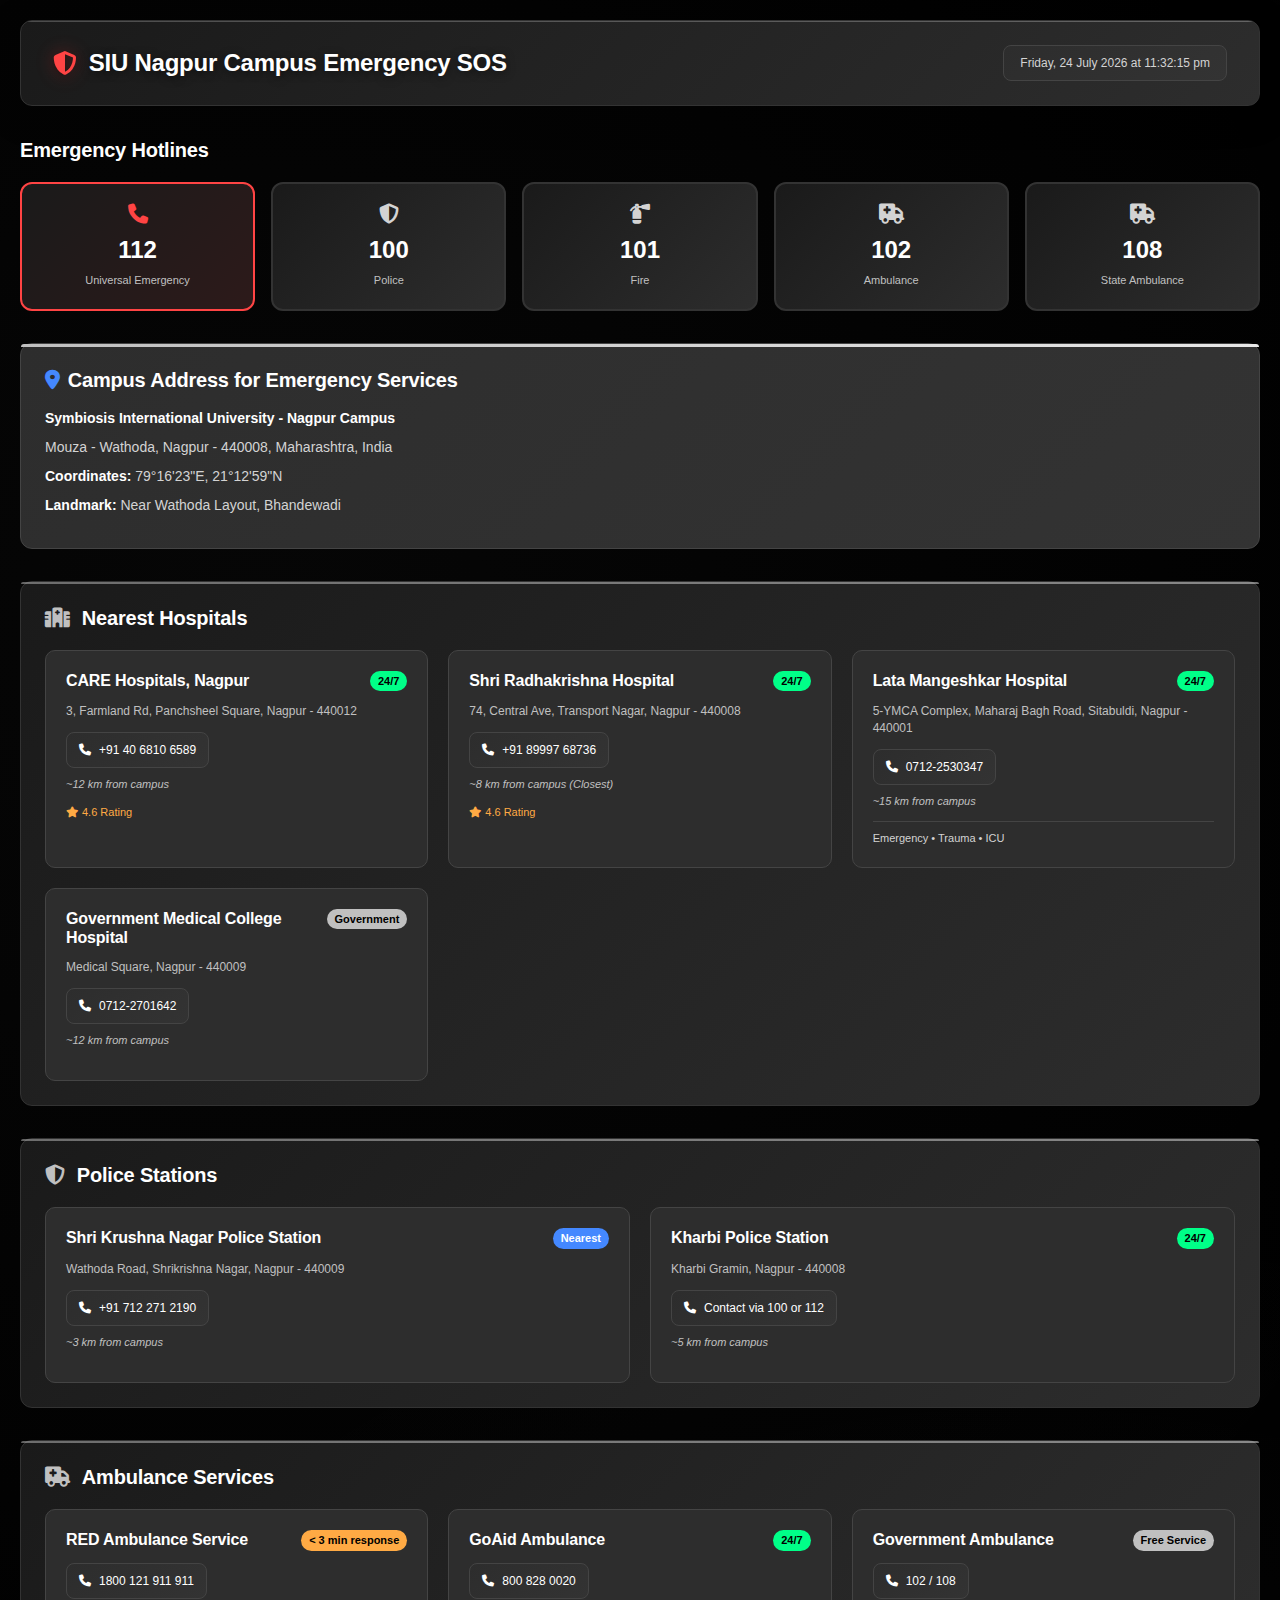
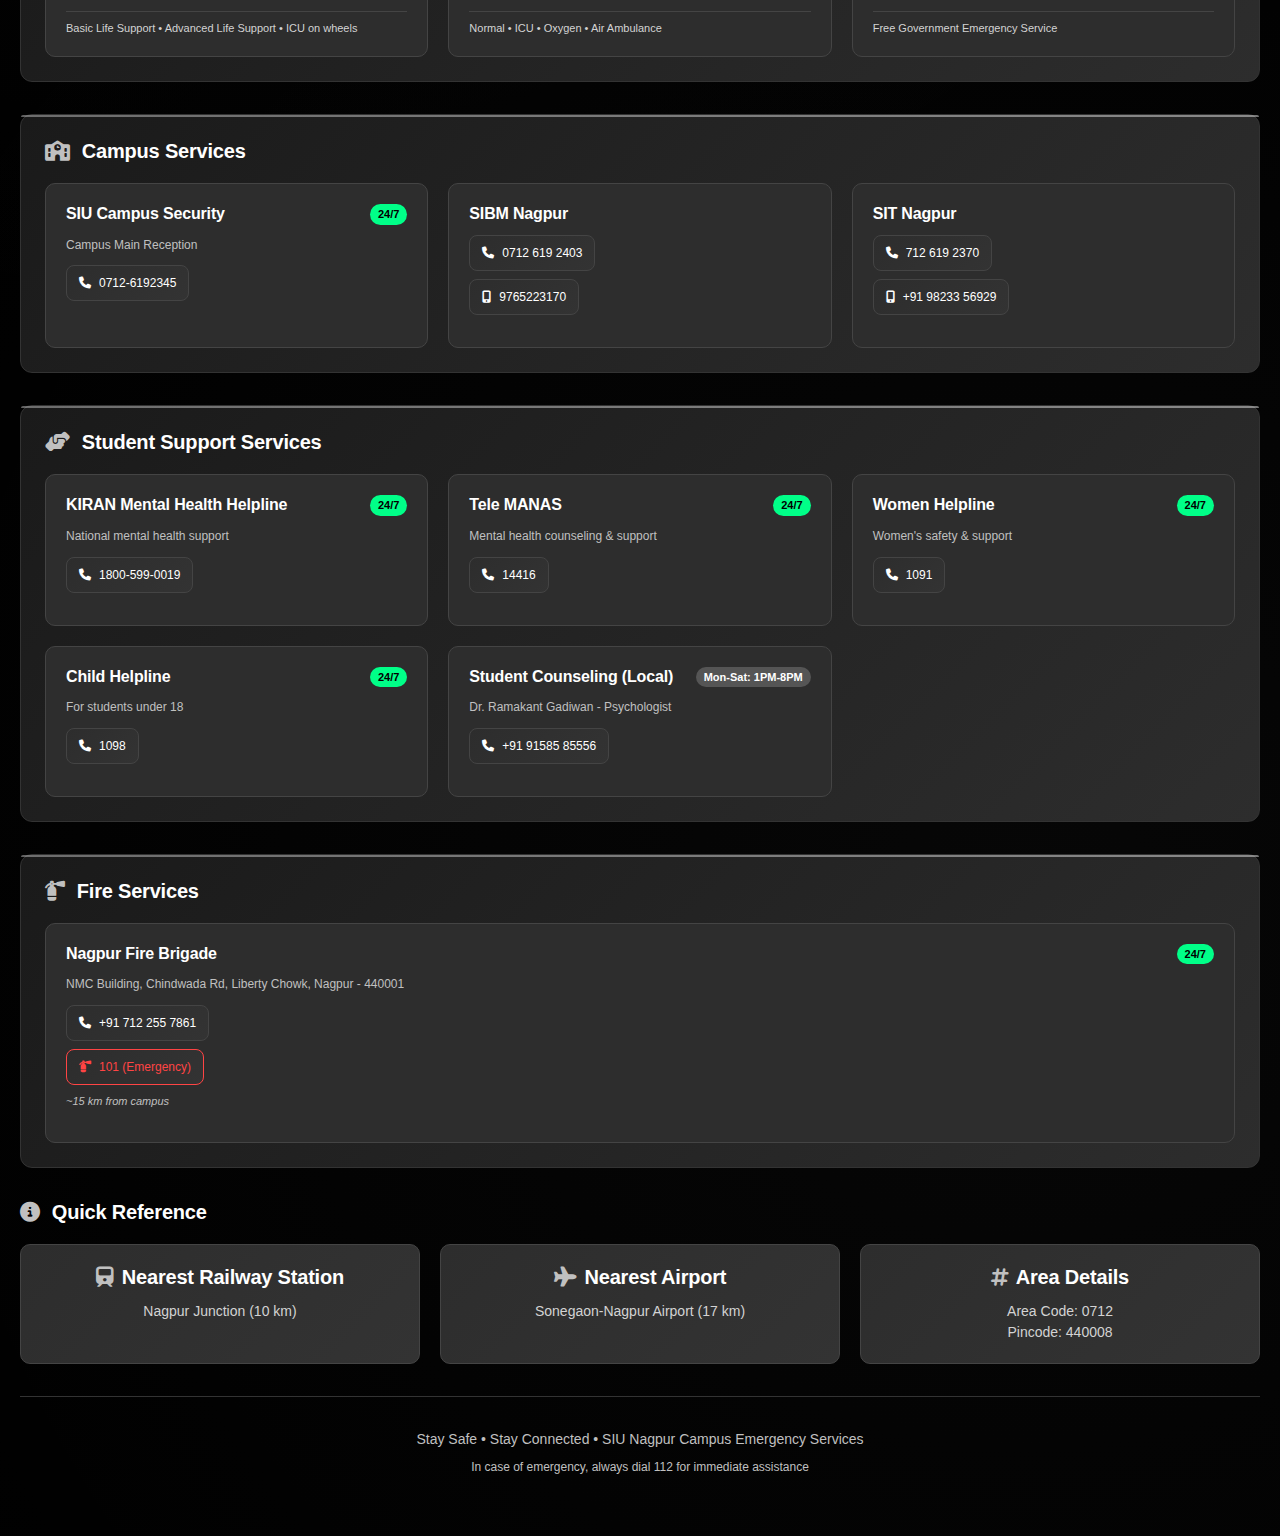
<file: index.html>
<!DOCTYPE html>
<html lang="en">
<head>
    <meta charset="UTF-8">
    <meta name="viewport" content="width=device-width, initial-scale=1.0">
    <title>SIU Nagpur Emergency SOS</title>
    <link rel="stylesheet" href="style.css">
    <link href="https://cdnjs.cloudflare.com/ajax/libs/font-awesome/6.4.0/css/all.min.css" rel="stylesheet">
</head>
<body>
    <div class="container">
        <!-- Header Section -->
        <header class="header">
            <div class="header-content">
                <h1 class="title">
                    <i class="fas fa-shield-alt"></i>
                    SIU Nagpur Campus Emergency SOS
                </h1>
                <div class="datetime" id="currentDateTime"></div>
            </div>
        </header>

        <!-- Quick Emergency Numbers -->
        <section class="emergency-quick">
            <h2 class="section-title">Emergency Hotlines</h2>
            <div class="quick-dial">
                <a href="tel:112" class="emergency-btn primary">
                    <i class="fas fa-phone"></i>
                    <span>112</span>
                    <small>Universal Emergency</small>
                </a>
                <a href="tel:100" class="emergency-btn">
                    <i class="fas fa-shield-halved"></i>
                    <span>100</span>
                    <small>Police</small>
                </a>
                <a href="tel:101" class="emergency-btn">
                    <i class="fas fa-fire-extinguisher"></i>
                    <span>101</span>
                    <small>Fire</small>
                </a>
                <a href="tel:102" class="emergency-btn">
                    <i class="fas fa-ambulance"></i>
                    <span>102</span>
                    <small>Ambulance</small>
                </a>
                <a href="tel:108" class="emergency-btn">
                    <i class="fas fa-truck-medical"></i>
                    <span>108</span>
                    <small>State Ambulance</small>
                </a>
            </div>
        </section>

        <!-- Campus Information -->
        <section class="campus-alert">
            <div class="alert-card">
                <h3><i class="fas fa-map-marker-alt"></i> Campus Address for Emergency Services</h3>
                <p><strong>Symbiosis International University - Nagpur Campus</strong></p>
                <p>Mouza - Wathoda, Nagpur - 440008, Maharashtra, India</p>
                <p><strong>Coordinates:</strong> 79°16'23"E, 21°12'59"N</p>
                <p><strong>Landmark:</strong> Near Wathoda Layout, Bhandewadi</p>
            </div>
        </section>

        <!-- Main Emergency Services -->
        <div class="services-grid">
            <!-- Hospitals -->
            <section class="service-section">
                <h2 class="section-title">
                    <i class="fas fa-hospital"></i>
                    Nearest Hospitals
                </h2>
                <div class="service-cards">
                    <div class="service-card">
                        <div class="card-header">
                            <h3>CARE Hospitals, Nagpur</h3>
                            <span class="status-24-7">24/7</span>
                        </div>
                        <p class="address">3, Farmland Rd, Panchsheel Square, Nagpur - 440012</p>
                        <div class="contact-info">
                            <a href="tel:+914068106589" class="contact-btn">
                                <i class="fas fa-phone"></i>
                                +91 40 6810 6589
                            </a>
                            <span class="distance">~12 km from campus</span>
                        </div>
                        <div class="rating">
                            <i class="fas fa-star"></i>
                            <span>4.6 Rating</span>
                        </div>
                    </div>

                    <div class="service-card">
                        <div class="card-header">
                            <h3>Shri Radhakrishna Hospital</h3>
                            <span class="status-24-7">24/7</span>
                        </div>
                        <p class="address">74, Central Ave, Transport Nagar, Nagpur - 440008</p>
                        <div class="contact-info">
                            <a href="tel:+918999768736" class="contact-btn">
                                <i class="fas fa-phone"></i>
                                +91 89997 68736
                            </a>
                            <span class="distance">~8 km from campus (Closest)</span>
                        </div>
                        <div class="rating">
                            <i class="fas fa-star"></i>
                            <span>4.6 Rating</span>
                        </div>
                    </div>

                    <div class="service-card">
                        <div class="card-header">
                            <h3>Lata Mangeshkar Hospital</h3>
                            <span class="status-24-7">24/7</span>
                        </div>
                        <p class="address">5-YMCA Complex, Maharaj Bagh Road, Sitabuldi, Nagpur - 440001</p>
                        <div class="contact-info">
                            <a href="tel:07122530347" class="contact-btn">
                                <i class="fas fa-phone"></i>
                                0712-2530347
                            </a>
                            <span class="distance">~15 km from campus</span>
                        </div>
                        <div class="services">Emergency • Trauma • ICU</div>
                    </div>

                    <div class="service-card">
                        <div class="card-header">
                            <h3>Government Medical College Hospital</h3>
                            <span class="status-govt">Government</span>
                        </div>
                        <p class="address">Medical Square, Nagpur - 440009</p>
                        <div class="contact-info">
                            <a href="tel:07122701642" class="contact-btn">
                                <i class="fas fa-phone"></i>
                                0712-2701642
                            </a>
                            <span class="distance">~12 km from campus</span>
                        </div>
                    </div>
                </div>
            </section>

            <!-- Police Stations -->
            <section class="service-section">
                <h2 class="section-title">
                    <i class="fas fa-shield-halved"></i>
                    Police Stations
                </h2>
                <div class="service-cards">
                    <div class="service-card">
                        <div class="card-header">
                            <h3>Shri Krushna Nagar Police Station</h3>
                            <span class="status-nearest">Nearest</span>
                        </div>
                        <p class="address">Wathoda Road, Shrikrishna Nagar, Nagpur - 440009</p>
                        <div class="contact-info">
                            <a href="tel:+917122712190" class="contact-btn">
                                <i class="fas fa-phone"></i>
                                +91 712 271 2190
                            </a>
                            <span class="distance">~3 km from campus</span>
                        </div>
                    </div>

                    <div class="service-card">
                        <div class="card-header">
                            <h3>Kharbi Police Station</h3>
                            <span class="status-24-7">24/7</span>
                        </div>
                        <p class="address">Kharbi Gramin, Nagpur - 440008</p>
                        <div class="contact-info">
                            <a href="tel:100" class="contact-btn">
                                <i class="fas fa-phone"></i>
                                Contact via 100 or 112
                            </a>
                            <span class="distance">~5 km from campus</span>
                        </div>
                    </div>
                </div>
            </section>

            <!-- Ambulance Services -->
            <section class="service-section">
                <h2 class="section-title">
                    <i class="fas fa-ambulance"></i>
                    Ambulance Services
                </h2>
                <div class="service-cards">
                    <div class="service-card">
                        <div class="card-header">
                            <h3>RED Ambulance Service</h3>
                            <span class="status-fast">< 3 min response</span>
                        </div>
                        <div class="contact-info">
                            <a href="tel:18001219119111" class="contact-btn">
                                <i class="fas fa-phone"></i>
                                1800 121 911 911
                            </a>
                        </div>
                        <div class="services">Basic Life Support • Advanced Life Support • ICU on wheels</div>
                    </div>

                    <div class="service-card">
                        <div class="card-header">
                            <h3>GoAid Ambulance</h3>
                            <span class="status-24-7">24/7</span>
                        </div>
                        <div class="contact-info">
                            <a href="tel:8008280020" class="contact-btn">
                                <i class="fas fa-phone"></i>
                                800 828 0020
                            </a>
                        </div>
                        <div class="services">Normal • ICU • Oxygen • Air Ambulance</div>
                    </div>

                    <div class="service-card">
                        <div class="card-header">
                            <h3>Government Ambulance</h3>
                            <span class="status-free">Free Service</span>
                        </div>
                        <div class="contact-info">
                            <a href="tel:102" class="contact-btn">
                                <i class="fas fa-phone"></i>
                                102 / 108
                            </a>
                        </div>
                        <div class="services">Free Government Emergency Service</div>
                    </div>
                </div>
            </section>

            <!-- Campus Services -->
            <section class="service-section">
                <h2 class="section-title">
                    <i class="fas fa-school"></i>
                    Campus Services
                </h2>
                <div class="service-cards">
                    <div class="service-card">
                        <div class="card-header">
                            <h3>SIU Campus Security</h3>
                            <span class="status-24-7">24/7</span>
                        </div>
                        <p class="address">Campus Main Reception</p>
                        <div class="contact-info">
                            <a href="tel:07126192345" class="contact-btn">
                                <i class="fas fa-phone"></i>
                                0712-6192345
                            </a>
                        </div>
                    </div>

                    <div class="service-card">
                        <div class="card-header">
                            <h3>SIBM Nagpur</h3>
                        </div>
                        <div class="contact-info">
                            <a href="tel:07126192403" class="contact-btn">
                                <i class="fas fa-phone"></i>
                                0712 619 2403
                            </a>
                            <a href="tel:9765223170" class="contact-btn">
                                <i class="fas fa-mobile-alt"></i>
                                9765223170
                            </a>
                        </div>
                    </div>

                    <div class="service-card">
                        <div class="card-header">
                            <h3>SIT Nagpur</h3>
                        </div>
                        <div class="contact-info">
                            <a href="tel:7126192370" class="contact-btn">
                                <i class="fas fa-phone"></i>
                                712 619 2370
                            </a>
                            <a href="tel:+919823356929" class="contact-btn">
                                <i class="fas fa-mobile-alt"></i>
                                +91 98233 56929
                            </a>
                        </div>
                    </div>
                </div>
            </section>

            <!-- Student Support -->
            <section class="service-section">
                <h2 class="section-title">
                    <i class="fas fa-hands-helping"></i>
                    Student Support Services
                </h2>
                <div class="service-cards">
                    <div class="service-card">
                        <div class="card-header">
                            <h3>KIRAN Mental Health Helpline</h3>
                            <span class="status-24-7">24/7</span>
                        </div>
                        <p class="description">National mental health support</p>
                        <div class="contact-info">
                            <a href="tel:18005990019" class="contact-btn">
                                <i class="fas fa-phone"></i>
                                1800-599-0019
                            </a>
                        </div>
                    </div>

                    <div class="service-card">
                        <div class="card-header">
                            <h3>Tele MANAS</h3>
                            <span class="status-24-7">24/7</span>
                        </div>
                        <p class="description">Mental health counseling & support</p>
                        <div class="contact-info">
                            <a href="tel:14416" class="contact-btn">
                                <i class="fas fa-phone"></i>
                                14416
                            </a>
                        </div>
                    </div>

                    <div class="service-card">
                        <div class="card-header">
                            <h3>Women Helpline</h3>
                            <span class="status-24-7">24/7</span>
                        </div>
                        <p class="description">Women's safety & support</p>
                        <div class="contact-info">
                            <a href="tel:1091" class="contact-btn">
                                <i class="fas fa-phone"></i>
                                1091
                            </a>
                        </div>
                    </div>

                    <div class="service-card">
                        <div class="card-header">
                            <h3>Child Helpline</h3>
                            <span class="status-24-7">24/7</span>
                        </div>
                        <p class="description">For students under 18</p>
                        <div class="contact-info">
                            <a href="tel:1098" class="contact-btn">
                                <i class="fas fa-phone"></i>
                                1098
                            </a>
                        </div>
                    </div>

                    <div class="service-card">
                        <div class="card-header">
                            <h3>Student Counseling (Local)</h3>
                            <span class="status-hours">Mon-Sat: 1PM-8PM</span>
                        </div>
                        <p class="description">Dr. Ramakant Gadiwan - Psychologist</p>
                        <div class="contact-info">
                            <a href="tel:+919158585556" class="contact-btn">
                                <i class="fas fa-phone"></i>
                                +91 91585 85556
                            </a>
                        </div>
                    </div>
                </div>
            </section>

            <!-- Fire Services -->
            <section class="service-section">
                <h2 class="section-title">
                    <i class="fas fa-fire-extinguisher"></i>
                    Fire Services
                </h2>
                <div class="service-cards">
                    <div class="service-card">
                        <div class="card-header">
                            <h3>Nagpur Fire Brigade</h3>
                            <span class="status-24-7">24/7</span>
                        </div>
                        <p class="address">NMC Building, Chindwada Rd, Liberty Chowk, Nagpur - 440001</p>
                        <div class="contact-info">
                            <a href="tel:+917122557861" class="contact-btn">
                                <i class="fas fa-phone"></i>
                                +91 712 255 7861
                            </a>
                            <a href="tel:101" class="contact-btn emergency">
                                <i class="fas fa-fire-extinguisher"></i>
                                101 (Emergency)
                            </a>
                            <span class="distance">~15 km from campus</span>
                        </div>
                    </div>
                </div>
            </section>
        </div>

        <!-- Quick Reference -->
        <section class="quick-reference">
            <h2 class="section-title">
                <i class="fas fa-info-circle"></i>
                Quick Reference
            </h2>
            <div class="reference-grid">
                <div class="reference-card">
                    <h3><i class="fas fa-train"></i> Nearest Railway Station</h3>
                    <p>Nagpur Junction (10 km)</p>
                </div>
                <div class="reference-card">
                    <h3><i class="fas fa-plane"></i> Nearest Airport</h3>
                    <p>Sonegaon-Nagpur Airport (17 km)</p>
                </div>
                <div class="reference-card">
                    <h3><i class="fas fa-hashtag"></i> Area Details</h3>
                    <p>Area Code: 0712<br>Pincode: 440008</p>
                </div>
            </div>
        </section>

        <!-- Footer -->
        <footer class="footer">
            <p>Stay Safe • Stay Connected • SIU Nagpur Campus Emergency Services</p>
            <p class="footer-note">In case of emergency, always dial 112 for immediate assistance</p>
        </footer>
    </div>

    <script src="app.js"></script>
</body>
</html>
</file>
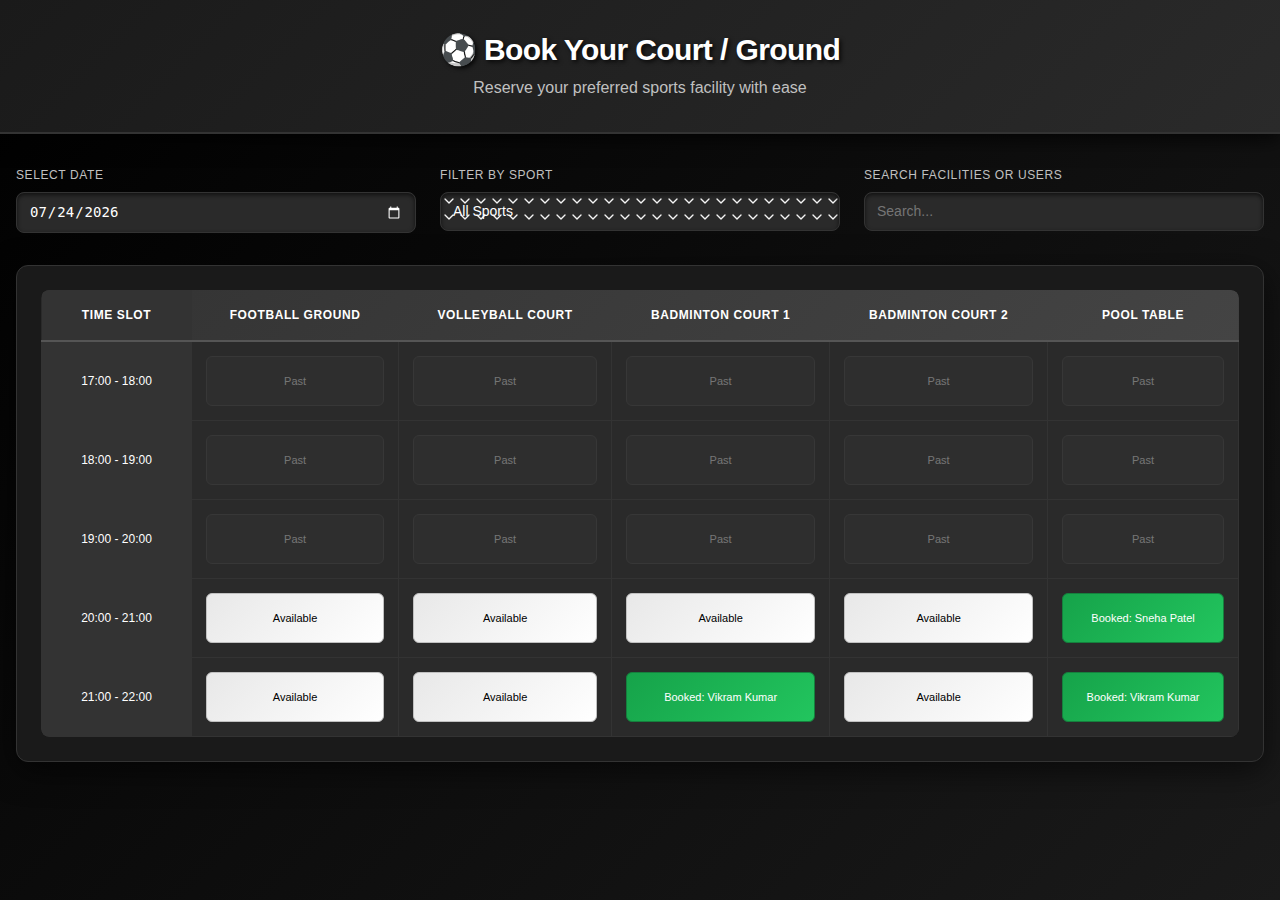
<file: campus-sports-booking/index.html>
<!DOCTYPE html>
<html lang="en" data-color-scheme="dark">
<head>
    <meta charset="UTF-8">
    <meta name="viewport" content="width=device-width, initial-scale=1.0">
    <title>Campus Sports Booking</title>
    <link rel="stylesheet" href="style.css">
</head>
<body>
    <div class="app-container">
        <!-- Header Section -->
        <header class="header">
            <div class="container">
                <h1 class="header__title">⚽ Book Your Court / Ground</h1>
                <p class="header__subtitle">Reserve your preferred sports facility with ease</p>
            </div>
        </header>

        <!-- Main Content -->
        <main class="main-content">
            <div class="container">
                <!-- Controls Section -->
                <section class="controls-section">
                    <div class="controls-grid">
                        <!-- Date Picker -->
                        <div class="control-group">
                            <label for="date-picker" class="form-label">Select Date</label>
                            <input type="date" id="date-picker" class="form-control date-input" />
                        </div>

                        <!-- Sport Filter -->
                        <div class="control-group">
                            <label for="sport-filter" class="form-label">Filter by Sport</label>
                            <select id="sport-filter" class="form-control">
                                <option value="all">All Sports</option>
                                <option value="football">Football</option>
                                <option value="volleyball">Volleyball</option>
                                <option value="badminton">Badminton</option>
                                <option value="pool">Pool Table</option>
                            </select>
                        </div>

                        <!-- Search Bar -->
                        <div class="control-group">
                            <label for="search-input" class="form-label">Search Facilities or Users</label>
                            <input type="text" id="search-input" class="form-control" placeholder="Search..." />
                        </div>
                    </div>
                </section>

                <!-- Booking Grid Section -->
                <section class="booking-section">
                    <div class="booking-grid-container">
                        <table class="booking-grid" id="booking-grid">
                            <thead>
                                <tr>
                                    <th class="time-header">Time Slot</th>
                                    <th class="facility-header" data-sport="football">Football Ground</th>
                                    <th class="facility-header" data-sport="volleyball">Volleyball Court</th>
                                    <th class="facility-header" data-sport="badminton">Badminton Court 1</th>
                                    <th class="facility-header" data-sport="badminton">Badminton Court 2</th>
                                    <th class="facility-header" data-sport="pool">Pool Table</th>
                                </tr>
                            </thead>
                            <tbody id="booking-tbody">
                                <!-- Time slots will be populated by JavaScript -->
                            </tbody>
                        </table>
                    </div>
                </section>
            </div>
        </main>
    </div>

    <!-- Booking Modal -->
    <div class="modal hidden" id="booking-modal">
        <div class="modal-backdrop"></div>
        <div class="modal-content">
            <div class="modal-header">
                <h3 class="modal-title">Confirm Booking</h3>
                <button class="modal-close" id="modal-close">&times;</button>
            </div>
            <div class="modal-body">
                <p id="booking-details"></p>
                <div class="form-group">
                    <label for="user-name" class="form-label">Your Name</label>
                    <input type="text" id="user-name" class="form-control" placeholder="Enter your name" required>
                </div>
            </div>
            <div class="modal-footer">
                <button class="btn btn--secondary" id="cancel-booking">Cancel</button>
                <button class="btn btn--primary" id="confirm-booking">Confirm Booking</button>
            </div>
        </div>
    </div>

    <!-- Success Toast -->
    <div class="toast hidden" id="success-toast">
        <div class="toast-content">
            <span class="toast-icon">✅</span>
            <span class="toast-message">Booking confirmed successfully!</span>
        </div>
    </div>

    <script src="app.js"></script>
</body>
</html>
</file>
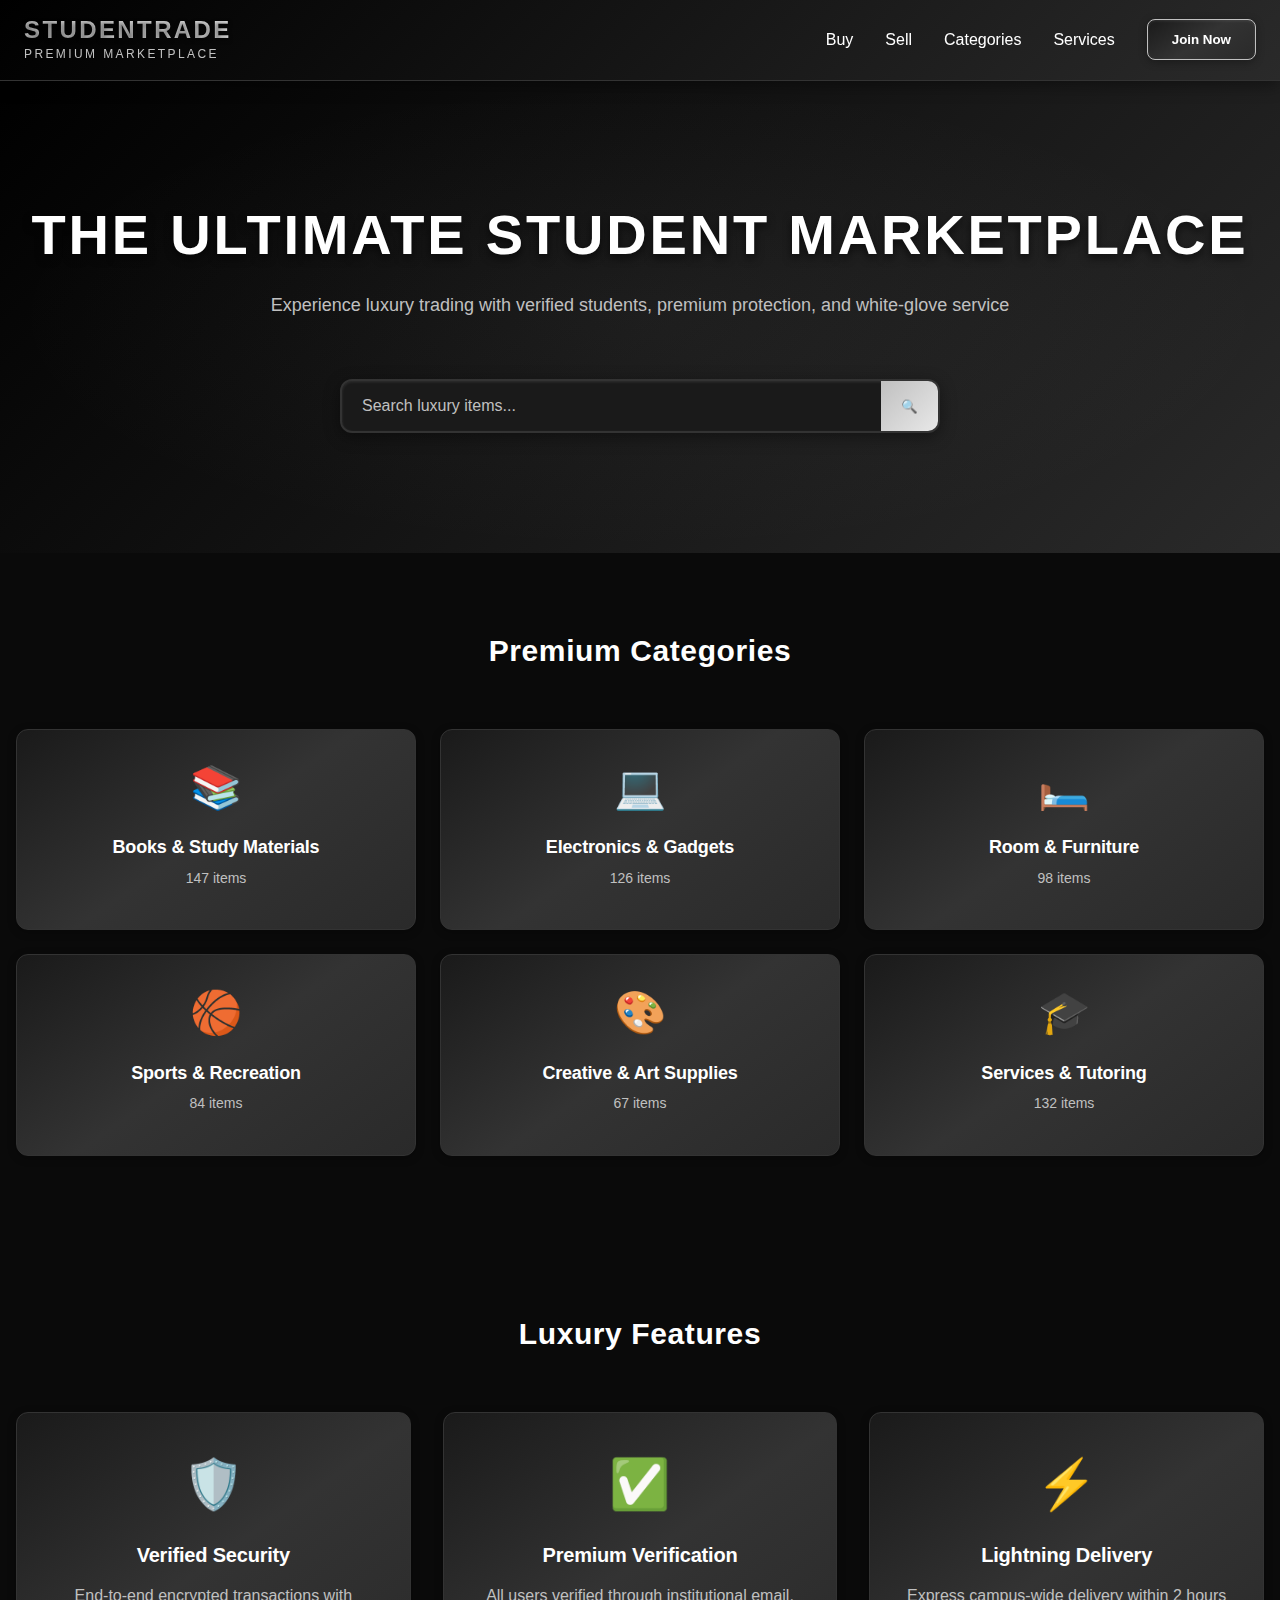
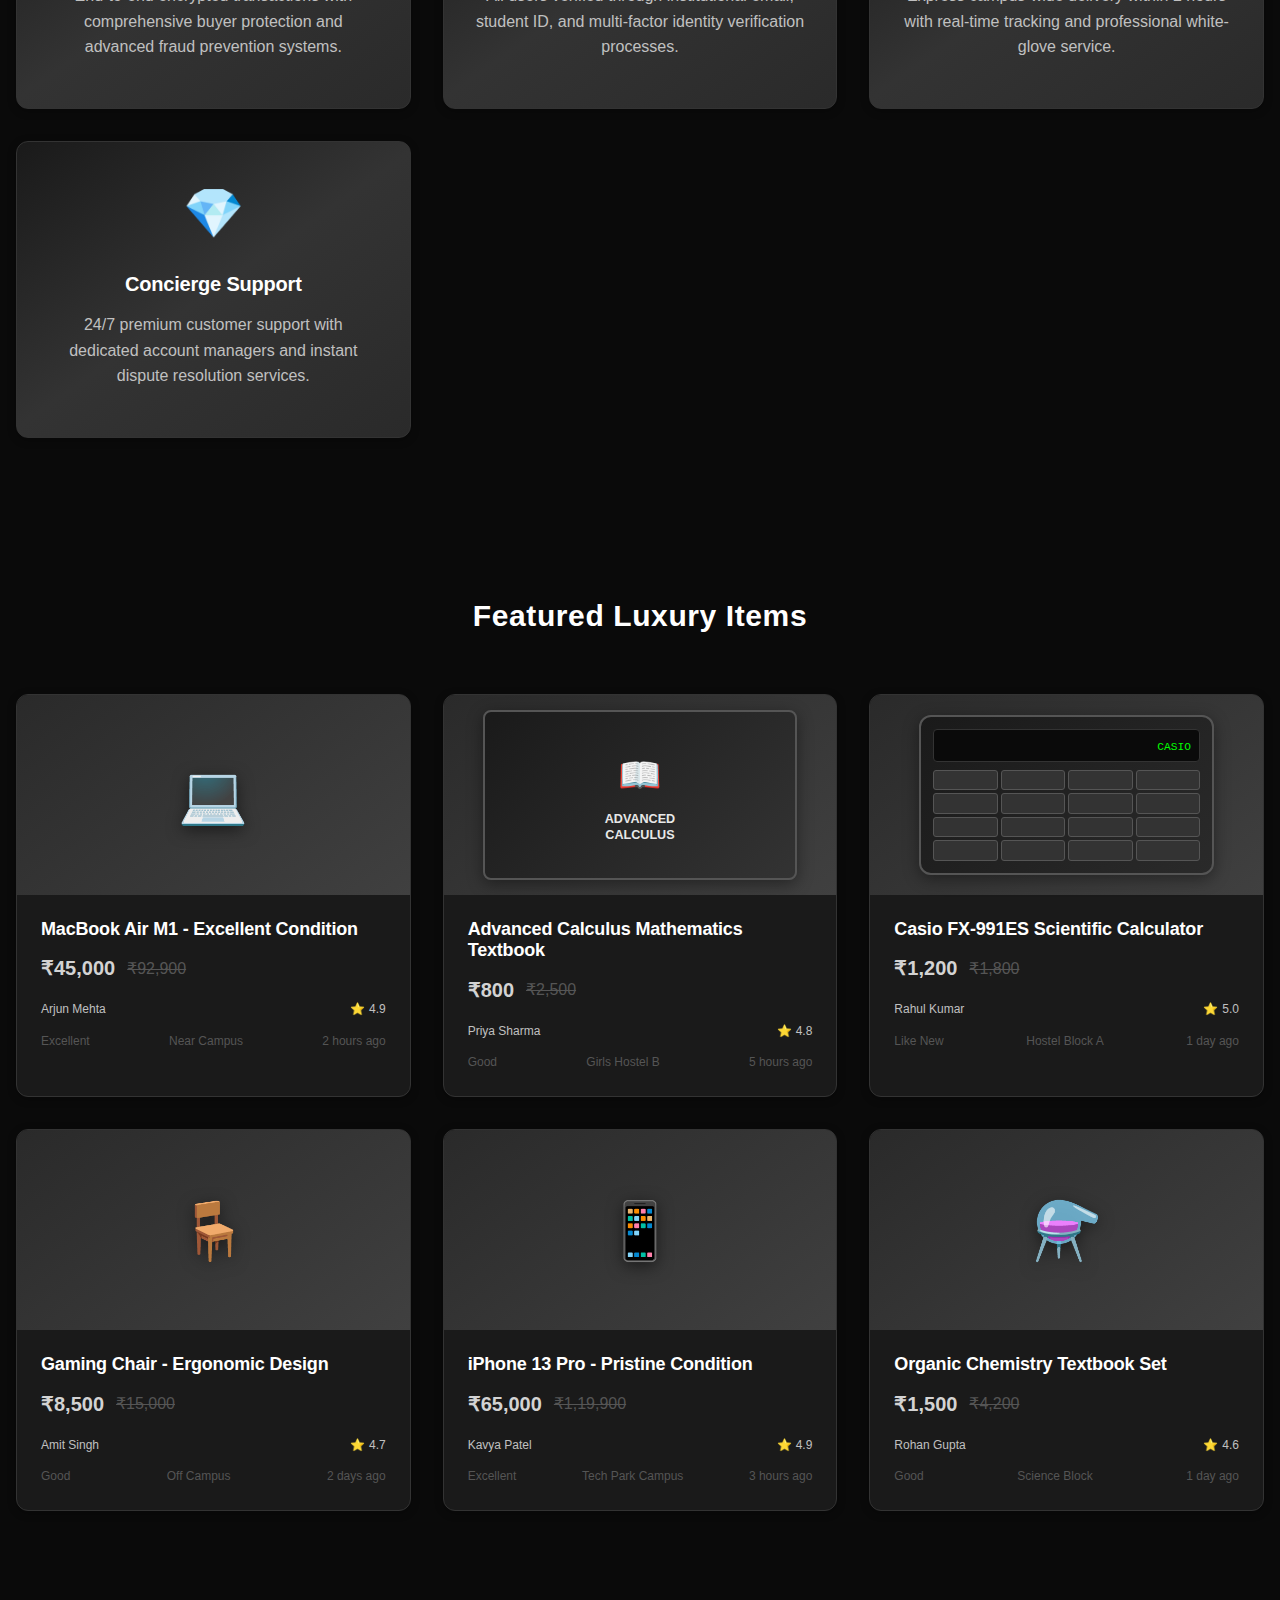
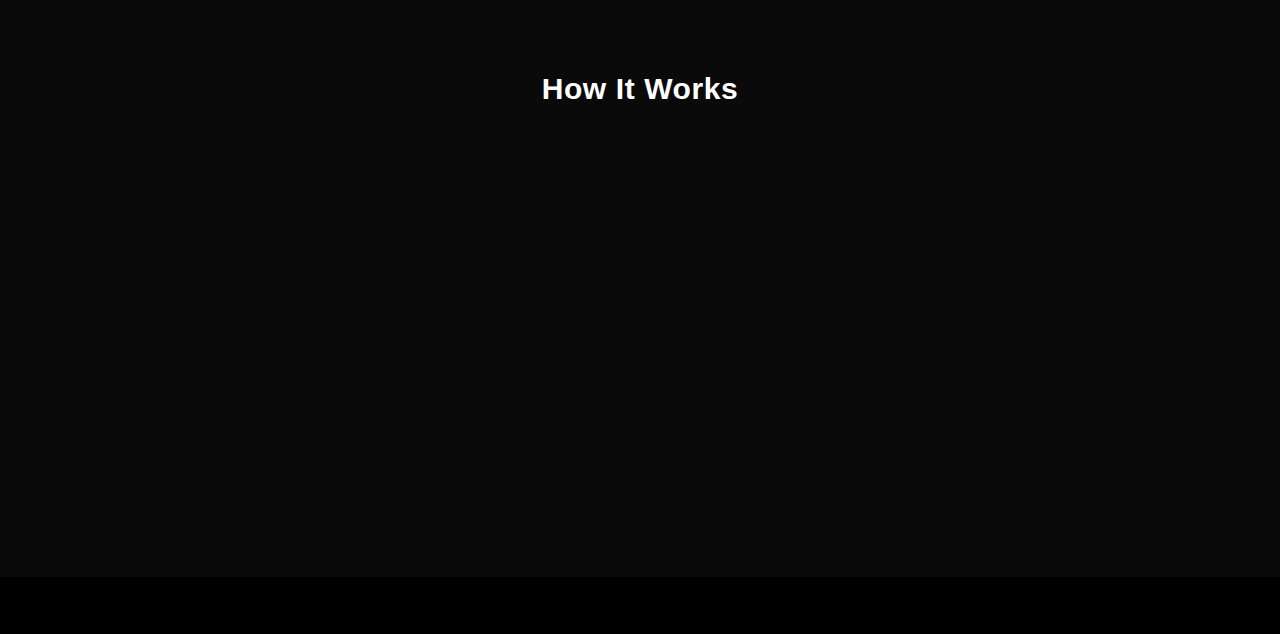
<file: luxury-studentrade-dark.zip (1)/index.html>
<!DOCTYPE html>
<html lang="en">
<head>
    <meta charset="UTF-8">
    <meta name="viewport" content="width=device-width, initial-scale=1.0">
    <title>STUDENTRADE - Premium Marketplace</title>
    <link rel="stylesheet" href="style.css">
</head>
<body>
    <!-- Header -->
    <header class="luxury-header">
        <div class="container header-content">
            <div class="logo-section">
                <h1 class="luxury-logo">STUDENTRADE</h1>
                <p class="luxury-subtitle">PREMIUM MARKETPLACE</p>
            </div>
            <nav class="luxury-nav">
                <a href="#" class="nav-link">Buy</a>
                <a href="#" class="nav-link">Sell</a>
                <a href="#" class="nav-link">Categories</a>
                <a href="#" class="nav-link">Services</a>
                <button class="btn-luxury">Join Now</button>
            </nav>
        </div>
    </header>

    <!-- Hero Section -->
    <section class="luxury-hero">
        <div class="container">
            <div class="hero-content">
                <h1 class="hero-title">THE ULTIMATE STUDENT MARKETPLACE</h1>
                <p class="hero-subtitle">Experience luxury trading with verified students, premium protection, and white-glove service</p>
                
                <div class="premium-search-container">
                    <div class="search-wrapper">
                        <input type="text" class="premium-search" placeholder="Search luxury items...">
                        <button class="search-btn">
                            <span>🔍</span>
                        </button>
                    </div>
                </div>
            </div>
        </div>
    </section>

    <!-- Categories Section -->
    <section class="categories-section">
        <div class="container">
            <h2 class="section-title">Premium Categories</h2>
            <div class="categories-grid" id="categoriesGrid">
                <!-- Categories will be populated by JS -->
            </div>
        </div>
    </section>

    <!-- Features Section -->
    <section class="features-section">
        <div class="container">
            <h2 class="section-title">Luxury Features</h2>
            <div class="features-grid" id="featuresGrid">
                <!-- Features will be populated by JS -->
            </div>
        </div>
    </section>

    <!-- Featured Products -->
    <section class="products-section">
        <div class="container">
            <h2 class="section-title">Featured Luxury Items</h2>
            <div class="products-grid" id="productsGrid">
                <!-- Products will be populated by JS -->
            </div>
        </div>
    </section>

    <!-- How It Works -->
    <section class="steps-section">
        <div class="container">
            <h2 class="section-title">How It Works</h2>
            <div class="steps-grid" id="stepsGrid">
                <!-- Steps will be populated by JS -->
            </div>
        </div>
    </section>

    <!-- Footer -->
    <footer class="luxury-footer">
        <div class="container">
            <div class="footer-content">
                <div class="footer-section">
                    <h3 class="footer-title">STUDENTRADE</h3>
                    <p class="footer-text">The ultimate premium marketplace for students</p>
                </div>
                <div class="footer-section">
                    <h4 class="footer-heading">Services</h4>
                    <ul class="footer-links">
                        <li><a href="#">Premium Buy</a></li>
                        <li><a href="#">Luxury Sell</a></li>
                        <li><a href="#">Concierge Support</a></li>
                    </ul>
                </div>
                <div class="footer-section">
                    <h4 class="footer-heading">Support</h4>
                    <ul class="footer-links">
                        <li><a href="#">Help Center</a></li>
                        <li><a href="#">Contact</a></li>
                        <li><a href="#">Terms</a></li>
                    </ul>
                </div>
            </div>
            <div class="footer-bottom">
                <p>&copy; 2025 StudentTrade. All rights reserved.</p>
            </div>
        </div>
    </footer>

    <script src="app.js"></script>
</body>
</html>
</file>
<file: style.css>
:root {
  /* Primitive Color Tokens */
  --color-white: rgba(255, 255, 255, 1);
  --color-black: rgba(0, 0, 0, 1);
  --color-cream-50: rgba(252, 252, 249, 1);
  --color-cream-100: rgba(255, 255, 253, 1);
  --color-gray-200: rgba(245, 245, 245, 1);
  --color-gray-300: rgba(167, 169, 169, 1);
  --color-gray-400: rgba(119, 124, 124, 1);
  --color-slate-500: rgba(98, 108, 113, 1);
  --color-brown-600: rgba(94, 82, 64, 1);
  --color-charcoal-700: rgba(31, 33, 33, 1);
  --color-charcoal-800: rgba(38, 40, 40, 1);
  --color-slate-900: rgba(19, 52, 59, 1);
  --color-teal-300: rgba(50, 184, 198, 1);
  --color-teal-400: rgba(45, 166, 178, 1);
  --color-teal-500: rgba(33, 128, 141, 1);
  --color-teal-600: rgba(29, 116, 128, 1);
  --color-teal-700: rgba(26, 104, 115, 1);
  --color-teal-800: rgba(41, 150, 161, 1);
  --color-red-400: rgba(255, 84, 89, 1);
  --color-red-500: rgba(192, 21, 47, 1);
  --color-orange-400: rgba(230, 129, 97, 1);
  --color-orange-500: rgba(168, 75, 47, 1);

  /* RGB versions for opacity control */
  --color-brown-600-rgb: 94, 82, 64;
  --color-teal-500-rgb: 33, 128, 141;
  --color-slate-900-rgb: 19, 52, 59;
  --color-slate-500-rgb: 98, 108, 113;
  --color-red-500-rgb: 192, 21, 47;
  --color-red-400-rgb: 255, 84, 89;
  --color-orange-500-rgb: 168, 75, 47;
  --color-orange-400-rgb: 230, 129, 97;

  /* Background color tokens (Light Mode) */
  --color-bg-1: rgba(59, 130, 246, 0.08); /* Light blue */
  --color-bg-2: rgba(245, 158, 11, 0.08); /* Light yellow */
  --color-bg-3: rgba(34, 197, 94, 0.08); /* Light green */
  --color-bg-4: rgba(239, 68, 68, 0.08); /* Light red */
  --color-bg-5: rgba(147, 51, 234, 0.08); /* Light purple */
  --color-bg-6: rgba(249, 115, 22, 0.08); /* Light orange */
  --color-bg-7: rgba(236, 72, 153, 0.08); /* Light pink */
  --color-bg-8: rgba(6, 182, 212, 0.08); /* Light cyan */

  /* Semantic Color Tokens (Light Mode) */
  --color-background: var(--color-cream-50);
  --color-surface: var(--color-cream-100);
  --color-text: var(--color-slate-900);
  --color-text-secondary: var(--color-slate-500);
  --color-primary: var(--color-teal-500);
  --color-primary-hover: var(--color-teal-600);
  --color-primary-active: var(--color-teal-700);
  --color-secondary: rgba(var(--color-brown-600-rgb), 0.12);
  --color-secondary-hover: rgba(var(--color-brown-600-rgb), 0.2);
  --color-secondary-active: rgba(var(--color-brown-600-rgb), 0.25);
  --color-border: rgba(var(--color-brown-600-rgb), 0.2);
  --color-btn-primary-text: var(--color-cream-50);
  --color-card-border: rgba(var(--color-brown-600-rgb), 0.12);
  --color-card-border-inner: rgba(var(--color-brown-600-rgb), 0.12);
  --color-error: var(--color-red-500);
  --color-success: var(--color-teal-500);
  --color-warning: var(--color-orange-500);
  --color-info: var(--color-slate-500);
  --color-focus-ring: rgba(var(--color-teal-500-rgb), 0.4);
  --color-select-caret: rgba(var(--color-slate-900-rgb), 0.8);

  /* Common style patterns */
  --focus-ring: 0 0 0 3px var(--color-focus-ring);
  --focus-outline: 2px solid var(--color-primary);
  --status-bg-opacity: 0.15;
  --status-border-opacity: 0.25;
  --select-caret-light: url("data:image/svg+xml,%3Csvg xmlns='http://www.w3.org/2000/svg' width='16' height='16' viewBox='0 0 24 24' fill='none' stroke='%23134252' stroke-width='2' stroke-linecap='round' stroke-linejoin='round'%3E%3Cpolyline points='6 9 12 15 18 9'%3E%3C/polyline%3E%3C/svg%3E");
  --select-caret-dark: url("data:image/svg+xml,%3Csvg xmlns='http://www.w3.org/2000/svg' width='16' height='16' viewBox='0 0 24 24' fill='none' stroke='%23f5f5f5' stroke-width='2' stroke-linecap='round' stroke-linejoin='round'%3E%3Cpolyline points='6 9 12 15 18 9'%3E%3C/polyline%3E%3C/svg%3E");

  /* RGB versions for opacity control */
  --color-success-rgb: 33, 128, 141;
  --color-error-rgb: 192, 21, 47;
  --color-warning-rgb: 168, 75, 47;
  --color-info-rgb: 98, 108, 113;

  /* Typography */
  --font-family-base: "FKGroteskNeue", "Geist", "Inter", -apple-system,
    BlinkMacSystemFont, "Segoe UI", Roboto, sans-serif;
  --font-family-mono: "Berkeley Mono", ui-monospace, SFMono-Regular, Menlo,
    Monaco, Consolas, monospace;
  --font-size-xs: 11px;
  --font-size-sm: 12px;
  --font-size-base: 14px;
  --font-size-md: 14px;
  --font-size-lg: 16px;
  --font-size-xl: 18px;
  --font-size-2xl: 20px;
  --font-size-3xl: 24px;
  --font-size-4xl: 30px;
  --font-weight-normal: 400;
  --font-weight-medium: 500;
  --font-weight-semibold: 550;
  --font-weight-bold: 600;
  --line-height-tight: 1.2;
  --line-height-normal: 1.5;
  --letter-spacing-tight: -0.01em;

  /* Spacing */
  --space-0: 0;
  --space-1: 1px;
  --space-2: 2px;
  --space-4: 4px;
  --space-6: 6px;
  --space-8: 8px;
  --space-10: 10px;
  --space-12: 12px;
  --space-16: 16px;
  --space-20: 20px;
  --space-24: 24px;
  --space-32: 32px;

  /* Border Radius */
  --radius-sm: 6px;
  --radius-base: 8px;
  --radius-md: 10px;
  --radius-lg: 12px;
  --radius-full: 9999px;

  /* Shadows */
  --shadow-xs: 0 1px 2px rgba(0, 0, 0, 0.02);
  --shadow-sm: 0 1px 3px rgba(0, 0, 0, 0.04), 0 1px 2px rgba(0, 0, 0, 0.02);
  --shadow-md: 0 4px 6px -1px rgba(0, 0, 0, 0.04),
    0 2px 4px -1px rgba(0, 0, 0, 0.02);
  --shadow-lg: 0 10px 15px -3px rgba(0, 0, 0, 0.04),
    0 4px 6px -2px rgba(0, 0, 0, 0.02);
  --shadow-inset-sm: inset 0 1px 0 rgba(255, 255, 255, 0.15),
    inset 0 -1px 0 rgba(0, 0, 0, 0.03);

  /* Animation */
  --duration-fast: 150ms;
  --duration-normal: 250ms;
  --ease-standard: cubic-bezier(0.16, 1, 0.3, 1);

  /* Layout */
  --container-sm: 640px;
  --container-md: 768px;
  --container-lg: 1024px;
  --container-xl: 1280px;
}

/* Dark mode colors */
@media (prefers-color-scheme: dark) {
  :root {
    /* RGB versions for opacity control (Dark Mode) */
    --color-gray-400-rgb: 119, 124, 124;
    --color-teal-300-rgb: 50, 184, 198;
    --color-gray-300-rgb: 167, 169, 169;
    --color-gray-200-rgb: 245, 245, 245;

    /* Background color tokens (Dark Mode) */
    --color-bg-1: rgba(29, 78, 216, 0.15); /* Dark blue */
    --color-bg-2: rgba(180, 83, 9, 0.15); /* Dark yellow */
    --color-bg-3: rgba(21, 128, 61, 0.15); /* Dark green */
    --color-bg-4: rgba(185, 28, 28, 0.15); /* Dark red */
    --color-bg-5: rgba(107, 33, 168, 0.15); /* Dark purple */
    --color-bg-6: rgba(194, 65, 12, 0.15); /* Dark orange */
    --color-bg-7: rgba(190, 24, 93, 0.15); /* Dark pink */
    --color-bg-8: rgba(8, 145, 178, 0.15); /* Dark cyan */
    
    /* Semantic Color Tokens (Dark Mode) */
    --color-background: var(--color-charcoal-700);
    --color-surface: var(--color-charcoal-800);
    --color-text: var(--color-gray-200);
    --color-text-secondary: rgba(var(--color-gray-300-rgb), 0.7);
    --color-primary: var(--color-teal-300);
    --color-primary-hover: var(--color-teal-400);
    --color-primary-active: var(--color-teal-800);
    --color-secondary: rgba(var(--color-gray-400-rgb), 0.15);
    --color-secondary-hover: rgba(var(--color-gray-400-rgb), 0.25);
    --color-secondary-active: rgba(var(--color-gray-400-rgb), 0.3);
    --color-border: rgba(var(--color-gray-400-rgb), 0.3);
    --color-error: var(--color-red-400);
    --color-success: var(--color-teal-300);
    --color-warning: var(--color-orange-400);
    --color-info: var(--color-gray-300);
    --color-focus-ring: rgba(var(--color-teal-300-rgb), 0.4);
    --color-btn-primary-text: var(--color-slate-900);
    --color-card-border: rgba(var(--color-gray-400-rgb), 0.2);
    --color-card-border-inner: rgba(var(--color-gray-400-rgb), 0.15);
    --shadow-inset-sm: inset 0 1px 0 rgba(255, 255, 255, 0.1),
      inset 0 -1px 0 rgba(0, 0, 0, 0.15);
    --button-border-secondary: rgba(var(--color-gray-400-rgb), 0.2);
    --color-border-secondary: rgba(var(--color-gray-400-rgb), 0.2);
    --color-select-caret: rgba(var(--color-gray-200-rgb), 0.8);

    /* Common style patterns - updated for dark mode */
    --focus-ring: 0 0 0 3px var(--color-focus-ring);
    --focus-outline: 2px solid var(--color-primary);
    --status-bg-opacity: 0.15;
    --status-border-opacity: 0.25;
    --select-caret-light: url("data:image/svg+xml,%3Csvg xmlns='http://www.w3.org/2000/svg' width='16' height='16' viewBox='0 0 24 24' fill='none' stroke='%23134252' stroke-width='2' stroke-linecap='round' stroke-linejoin='round'%3E%3Cpolyline points='6 9 12 15 18 9'%3E%3C/polyline%3E%3C/svg%3E");
    --select-caret-dark: url("data:image/svg+xml,%3Csvg xmlns='http://www.w3.org/2000/svg' width='16' height='16' viewBox='0 0 24 24' fill='none' stroke='%23f5f5f5' stroke-width='2' stroke-linecap='round' stroke-linejoin='round'%3E%3Cpolyline points='6 9 12 15 18 9'%3E%3C/polyline%3E%3C/svg%3E");

    /* RGB versions for dark mode */
    --color-success-rgb: var(--color-teal-300-rgb);
    --color-error-rgb: var(--color-red-400-rgb);
    --color-warning-rgb: var(--color-orange-400-rgb);
    --color-info-rgb: var(--color-gray-300-rgb);
  }
}

/* Data attribute for manual theme switching */
[data-color-scheme="dark"] {
  /* RGB versions for opacity control (dark mode) */
  --color-gray-400-rgb: 119, 124, 124;
  --color-teal-300-rgb: 50, 184, 198;
  --color-gray-300-rgb: 167, 169, 169;
  --color-gray-200-rgb: 245, 245, 245;

  /* Colorful background palette - Dark Mode */
  --color-bg-1: rgba(29, 78, 216, 0.15); /* Dark blue */
  --color-bg-2: rgba(180, 83, 9, 0.15); /* Dark yellow */
  --color-bg-3: rgba(21, 128, 61, 0.15); /* Dark green */
  --color-bg-4: rgba(185, 28, 28, 0.15); /* Dark red */
  --color-bg-5: rgba(107, 33, 168, 0.15); /* Dark purple */
  --color-bg-6: rgba(194, 65, 12, 0.15); /* Dark orange */
  --color-bg-7: rgba(190, 24, 93, 0.15); /* Dark pink */
  --color-bg-8: rgba(8, 145, 178, 0.15); /* Dark cyan */
  
  /* Semantic Color Tokens (Dark Mode) */
  --color-background: var(--color-charcoal-700);
  --color-surface: var(--color-charcoal-800);
  --color-text: var(--color-gray-200);
  --color-text-secondary: rgba(var(--color-gray-300-rgb), 0.7);
  --color-primary: var(--color-teal-300);
  --color-primary-hover: var(--color-teal-400);
  --color-primary-active: var(--color-teal-800);
  --color-secondary: rgba(var(--color-gray-400-rgb), 0.15);
  --color-secondary-hover: rgba(var(--color-gray-400-rgb), 0.25);
  --color-secondary-active: rgba(var(--color-gray-400-rgb), 0.3);
  --color-border: rgba(var(--color-gray-400-rgb), 0.3);
  --color-error: var(--color-red-400);
  --color-success: var(--color-teal-300);
  --color-warning: var(--color-orange-400);
  --color-info: var(--color-gray-300);
  --color-focus-ring: rgba(var(--color-teal-300-rgb), 0.4);
  --color-btn-primary-text: var(--color-slate-900);
  --color-card-border: rgba(var(--color-gray-400-rgb), 0.15);
  --color-card-border-inner: rgba(var(--color-gray-400-rgb), 0.15);
  --shadow-inset-sm: inset 0 1px 0 rgba(255, 255, 255, 0.1),
    inset 0 -1px 0 rgba(0, 0, 0, 0.15);
  --color-border-secondary: rgba(var(--color-gray-400-rgb), 0.2);
  --color-select-caret: rgba(var(--color-gray-200-rgb), 0.8);

  /* Common style patterns - updated for dark mode */
  --focus-ring: 0 0 0 3px var(--color-focus-ring);
  --focus-outline: 2px solid var(--color-primary);
  --status-bg-opacity: 0.15;
  --status-border-opacity: 0.25;
  --select-caret-light: url("data:image/svg+xml,%3Csvg xmlns='http://www.w3.org/2000/svg' width='16' height='16' viewBox='0 0 24 24' fill='none' stroke='%23134252' stroke-width='2' stroke-linecap='round' stroke-linejoin='round'%3E%3Cpolyline points='6 9 12 15 18 9'%3E%3C/polyline%3E%3C/svg%3E");
  --select-caret-dark: url("data:image/svg+xml,%3Csvg xmlns='http://www.w3.org/2000/svg' width='16' height='16' viewBox='0 0 24 24' fill='none' stroke='%23f5f5f5' stroke-width='2' stroke-linecap='round' stroke-linejoin='round'%3E%3Cpolyline points='6 9 12 15 18 9'%3E%3C/polyline%3E%3C/svg%3E");

  /* RGB versions for dark mode */
  --color-success-rgb: var(--color-teal-300-rgb);
  --color-error-rgb: var(--color-red-400-rgb);
  --color-warning-rgb: var(--color-orange-400-rgb);
  --color-info-rgb: var(--color-gray-300-rgb);
}

[data-color-scheme="light"] {
  /* RGB versions for opacity control (light mode) */
  --color-brown-600-rgb: 94, 82, 64;
  --color-teal-500-rgb: 33, 128, 141;
  --color-slate-900-rgb: 19, 52, 59;
  
  /* Semantic Color Tokens (Light Mode) */
  --color-background: var(--color-cream-50);
  --color-surface: var(--color-cream-100);
  --color-text: var(--color-slate-900);
  --color-text-secondary: var(--color-slate-500);
  --color-primary: var(--color-teal-500);
  --color-primary-hover: var(--color-teal-600);
  --color-primary-active: var(--color-teal-700);
  --color-secondary: rgba(var(--color-brown-600-rgb), 0.12);
  --color-secondary-hover: rgba(var(--color-brown-600-rgb), 0.2);
  --color-secondary-active: rgba(var(--color-brown-600-rgb), 0.25);
  --color-border: rgba(var(--color-brown-600-rgb), 0.2);
  --color-btn-primary-text: var(--color-cream-50);
  --color-card-border: rgba(var(--color-brown-600-rgb), 0.12);
  --color-card-border-inner: rgba(var(--color-brown-600-rgb), 0.12);
  --color-error: var(--color-red-500);
  --color-success: var(--color-teal-500);
  --color-warning: var(--color-orange-500);
  --color-info: var(--color-slate-500);
  --color-focus-ring: rgba(var(--color-teal-500-rgb), 0.4);

  /* RGB versions for light mode */
  --color-success-rgb: var(--color-teal-500-rgb);
  --color-error-rgb: var(--color-red-500-rgb);
  --color-warning-rgb: var(--color-orange-500-rgb);
  --color-info-rgb: var(--color-slate-500-rgb);
}

/* Base styles */
html {
  font-size: var(--font-size-base);
  font-family: var(--font-family-base);
  line-height: var(--line-height-normal);
  color: var(--color-text);
  background-color: var(--color-background);
  -webkit-font-smoothing: antialiased;
  box-sizing: border-box;
}

body {
  margin: 0;
  padding: 0;
}

*,
*::before,
*::after {
  box-sizing: inherit;
}

/* Typography */
h1,
h2,
h3,
h4,
h5,
h6 {
  margin: 0;
  font-weight: var(--font-weight-semibold);
  line-height: var(--line-height-tight);
  color: var(--color-text);
  letter-spacing: var(--letter-spacing-tight);
}

h1 {
  font-size: var(--font-size-4xl);
}
h2 {
  font-size: var(--font-size-3xl);
}
h3 {
  font-size: var(--font-size-2xl);
}
h4 {
  font-size: var(--font-size-xl);
}
h5 {
  font-size: var(--font-size-lg);
}
h6 {
  font-size: var(--font-size-md);
}

p {
  margin: 0 0 var(--space-16) 0;
}

a {
  color: var(--color-primary);
  text-decoration: none;
  transition: color var(--duration-fast) var(--ease-standard);
}

a:hover {
  color: var(--color-primary-hover);
}

code,
pre {
  font-family: var(--font-family-mono);
  font-size: calc(var(--font-size-base) * 0.95);
  background-color: var(--color-secondary);
  border-radius: var(--radius-sm);
}

code {
  padding: var(--space-1) var(--space-4);
}

pre {
  padding: var(--space-16);
  margin: var(--space-16) 0;
  overflow: auto;
  border: 1px solid var(--color-border);
}

pre code {
  background: none;
  padding: 0;
}

/* Buttons */
.btn {
  display: inline-flex;
  align-items: center;
  justify-content: center;
  padding: var(--space-8) var(--space-16);
  border-radius: var(--radius-base);
  font-size: var(--font-size-base);
  font-weight: 500;
  line-height: 1.5;
  cursor: pointer;
  transition: all var(--duration-normal) var(--ease-standard);
  border: none;
  text-decoration: none;
  position: relative;
}

.btn:focus-visible {
  outline: none;
  box-shadow: var(--focus-ring);
}

.btn--primary {
  background: var(--color-primary);
  color: var(--color-btn-primary-text);
}

.btn--primary:hover {
  background: var(--color-primary-hover);
}

.btn--primary:active {
  background: var(--color-primary-active);
}

.btn--secondary {
  background: var(--color-secondary);
  color: var(--color-text);
}

.btn--secondary:hover {
  background: var(--color-secondary-hover);
}

.btn--secondary:active {
  background: var(--color-secondary-active);
}

.btn--outline {
  background: transparent;
  border: 1px solid var(--color-border);
  color: var(--color-text);
}

.btn--outline:hover {
  background: var(--color-secondary);
}

.btn--sm {
  padding: var(--space-4) var(--space-12);
  font-size: var(--font-size-sm);
  border-radius: var(--radius-sm);
}

.btn--lg {
  padding: var(--space-10) var(--space-20);
  font-size: var(--font-size-lg);
  border-radius: var(--radius-md);
}

.btn--full-width {
  width: 100%;
}

.btn:disabled {
  opacity: 0.5;
  cursor: not-allowed;
}

/* Form elements */
.form-control {
  display: block;
  width: 100%;
  padding: var(--space-8) var(--space-12);
  font-size: var(--font-size-md);
  line-height: 1.5;
  color: var(--color-text);
  background-color: var(--color-surface);
  border: 1px solid var(--color-border);
  border-radius: var(--radius-base);
  transition: border-color var(--duration-fast) var(--ease-standard),
    box-shadow var(--duration-fast) var(--ease-standard);
}

textarea.form-control {
  font-family: var(--font-family-base);
  font-size: var(--font-size-base);
}

select.form-control {
  padding: var(--space-8) var(--space-12);
  -webkit-appearance: none;
  -moz-appearance: none;
  appearance: none;
  background-image: var(--select-caret-light);
  background-repeat: no-repeat;
  background-position: right var(--space-12) center;
  background-size: 16px;
  padding-right: var(--space-32);
}

/* Add a dark mode specific caret */
@media (prefers-color-scheme: dark) {
  select.form-control {
    background-image: var(--select-caret-dark);
  }
}

/* Also handle data-color-scheme */
[data-color-scheme="dark"] select.form-control {
  background-image: var(--select-caret-dark);
}

[data-color-scheme="light"] select.form-control {
  background-image: var(--select-caret-light);
}

.form-control:focus {
  border-color: var(--color-primary);
  outline: var(--focus-outline);
}

.form-label {
  display: block;
  margin-bottom: var(--space-8);
  font-weight: var(--font-weight-medium);
  font-size: var(--font-size-sm);
}

.form-group {
  margin-bottom: var(--space-16);
}

/* Card component */
.card {
  background-color: var(--color-surface);
  border-radius: var(--radius-lg);
  border: 1px solid var(--color-card-border);
  box-shadow: var(--shadow-sm);
  overflow: hidden;
  transition: box-shadow var(--duration-normal) var(--ease-standard);
}

.card:hover {
  box-shadow: var(--shadow-md);
}

.card__body {
  padding: var(--space-16);
}

.card__header,
.card__footer {
  padding: var(--space-16);
  border-bottom: 1px solid var(--color-card-border-inner);
}

/* Status indicators - simplified with CSS variables */
.status {
  display: inline-flex;
  align-items: center;
  padding: var(--space-6) var(--space-12);
  border-radius: var(--radius-full);
  font-weight: var(--font-weight-medium);
  font-size: var(--font-size-sm);
}

.status--success {
  background-color: rgba(
    var(--color-success-rgb, 33, 128, 141),
    var(--status-bg-opacity)
  );
  color: var(--color-success);
  border: 1px solid
    rgba(var(--color-success-rgb, 33, 128, 141), var(--status-border-opacity));
}

.status--error {
  background-color: rgba(
    var(--color-error-rgb, 192, 21, 47),
    var(--status-bg-opacity)
  );
  color: var(--color-error);
  border: 1px solid
    rgba(var(--color-error-rgb, 192, 21, 47), var(--status-border-opacity));
}

.status--warning {
  background-color: rgba(
    var(--color-warning-rgb, 168, 75, 47),
    var(--status-bg-opacity)
  );
  color: var(--color-warning);
  border: 1px solid
    rgba(var(--color-warning-rgb, 168, 75, 47), var(--status-border-opacity));
}

.status--info {
  background-color: rgba(
    var(--color-info-rgb, 98, 108, 113),
    var(--status-bg-opacity)
  );
  color: var(--color-info);
  border: 1px solid
    rgba(var(--color-info-rgb, 98, 108, 113), var(--status-border-opacity));
}

/* Container layout */
.container {
  width: 100%;
  margin-right: auto;
  margin-left: auto;
  padding-right: var(--space-16);
  padding-left: var(--space-16);
}

@media (min-width: 640px) {
  .container {
    max-width: var(--container-sm);
  }
}
@media (min-width: 768px) {
  .container {
    max-width: var(--container-md);
  }
}
@media (min-width: 1024px) {
  .container {
    max-width: var(--container-lg);
  }
}
@media (min-width: 1280px) {
  .container {
    max-width: var(--container-xl);
  }
}

/* Utility classes */
.flex {
  display: flex;
}
.flex-col {
  flex-direction: column;
}
.items-center {
  align-items: center;
}
.justify-center {
  justify-content: center;
}
.justify-between {
  justify-content: space-between;
}
.gap-4 {
  gap: var(--space-4);
}
.gap-8 {
  gap: var(--space-8);
}
.gap-16 {
  gap: var(--space-16);
}

.m-0 {
  margin: 0;
}
.mt-8 {
  margin-top: var(--space-8);
}
.mb-8 {
  margin-bottom: var(--space-8);
}
.mx-8 {
  margin-left: var(--space-8);
  margin-right: var(--space-8);
}
.my-8 {
  margin-top: var(--space-8);
  margin-bottom: var(--space-8);
}

.p-0 {
  padding: 0;
}
.py-8 {
  padding-top: var(--space-8);
  padding-bottom: var(--space-8);
}
.px-8 {
  padding-left: var(--space-8);
  padding-right: var(--space-8);
}
.py-16 {
  padding-top: var(--space-16);
  padding-bottom: var(--space-16);
}
.px-16 {
  padding-left: var(--space-16);
  padding-right: var(--space-16);
}

.block {
  display: block;
}
.hidden {
  display: none;
}

/* Accessibility */
.sr-only {
  position: absolute;
  width: 1px;
  height: 1px;
  padding: 0;
  margin: -1px;
  overflow: hidden;
  clip: rect(0, 0, 0, 0);
  white-space: nowrap;
  border-width: 0;
}

:focus-visible {
  outline: var(--focus-outline);
  outline-offset: 2px;
}

/* Dark mode specifics */
[data-color-scheme="dark"] .btn--outline {
  border: 1px solid var(--color-border-secondary);
}

@font-face {
  font-family: 'FKGroteskNeue';
  src: url('https://r2cdn.perplexity.ai/fonts/FKGroteskNeue.woff2')
    format('woff2');
}

/* END PERPLEXITY DESIGN SYSTEM */
/* Custom Ultra-Luxury Dark Theme Variables */
:root {
  /* Ultra-Luxury Dark Theme Overrides */
  --luxury-black: #000000;
  --luxury-charcoal: #1a1a1a;
  --luxury-charcoal-light: #2d2d2d;
  --luxury-silver: #C0C0C0;
  --luxury-silver-light: #D3D3D3;
  --luxury-silver-lightest: #E8E8E8;
  --luxury-white: #FFFFFF;
  --luxury-grey-dark: #333333;
  --luxury-grey-medium: #444444;
  --luxury-grey-light: #555555;
  --luxury-grey-lighter: #666666;
  
  /* Gradient backgrounds */
  --luxury-gradient-1: linear-gradient(135deg, var(--luxury-charcoal) 0%, var(--luxury-charcoal-light) 100%);
  --luxury-gradient-2: linear-gradient(135deg, var(--luxury-silver) 0%, var(--luxury-silver-light) 50%, var(--luxury-silver-lightest) 100%);
  --luxury-gradient-3: linear-gradient(135deg, var(--luxury-charcoal-light) 0%, var(--luxury-grey-dark) 100%);
  
  /* Override design system for luxury theme */
  --color-background: var(--luxury-black);
  --color-surface: var(--luxury-charcoal);
  --color-text: var(--luxury-silver-lightest);
  --color-text-secondary: var(--luxury-silver);
  --color-border: var(--luxury-grey-medium);
  --color-card-border: var(--luxury-grey-dark);
  
  /* Emergency status colors */
  --emergency-red: #FF4444;
  --emergency-green: #00FF88;
  --emergency-blue: #4488FF;
  --emergency-orange: #FFAA44;
}

/* Base styles with luxury theme */
body {
  background: var(--luxury-black);
  background-image: 
    radial-gradient(circle at 20% 20%, rgba(192, 192, 192, 0.03) 0%, transparent 50%),
    radial-gradient(circle at 80% 80%, rgba(211, 211, 211, 0.03) 0%, transparent 50%);
  color: var(--luxury-silver-lightest);
  font-family: var(--font-family-base);
  line-height: var(--line-height-normal);
  min-height: 100vh;
}

.container {
  max-width: 1400px;
  margin: 0 auto;
  padding: var(--space-20);
}

/* Header Styles */
.header {
  background: var(--luxury-gradient-1);
  border: 1px solid var(--luxury-grey-dark);
  border-radius: var(--radius-lg);
  padding: var(--space-24) var(--space-32);
  margin-bottom: var(--space-32);
  box-shadow: 0 8px 32px rgba(0, 0, 0, 0.4);
  position: relative;
  overflow: hidden;
}

.header::before {
  content: '';
  position: absolute;
  top: 0;
  left: 0;
  right: 0;
  height: 1px;
  background: var(--luxury-gradient-2);
  opacity: 0.3;
}

.header-content {
  display: flex;
  justify-content: space-between;
  align-items: center;
  flex-wrap: wrap;
  gap: var(--space-16);
}

.title {
  color: var(--luxury-white);
  font-size: var(--font-size-3xl);
  font-weight: var(--font-weight-bold);
  display: flex;
  align-items: center;
  gap: var(--space-12);
  text-shadow: 0 2px 8px rgba(0, 0, 0, 0.5);
}

.title i {
  color: var(--emergency-red);
  filter: drop-shadow(0 0 8px rgba(255, 68, 68, 0.3));
}

.datetime {
  background: var(--luxury-gradient-3);
  padding: var(--space-8) var(--space-16);
  border-radius: var(--radius-base);
  border: 1px solid var(--luxury-grey-medium);
  font-weight: var(--font-weight-medium);
  color: var(--luxury-silver-light);
  font-size: var(--font-size-sm);
}

/* Emergency Quick Dial */
.emergency-quick {
  margin-bottom: var(--space-32);
}

.section-title {
  color: var(--luxury-white);
  font-size: var(--font-size-2xl);
  font-weight: var(--font-weight-semibold);
  margin-bottom: var(--space-20);
  display: flex;
  align-items: center;
  gap: var(--space-12);
}

.section-title i {
  color: var(--luxury-silver);
}

.quick-dial {
  display: grid;
  grid-template-columns: repeat(auto-fit, minmax(200px, 1fr));
  gap: var(--space-16);
  margin-bottom: var(--space-24);
}

.emergency-btn {
  display: flex;
  flex-direction: column;
  align-items: center;
  padding: var(--space-20);
  background: var(--luxury-gradient-1);
  border: 2px solid var(--luxury-grey-dark);
  border-radius: var(--radius-lg);
  color: var(--luxury-white);
  text-decoration: none;
  transition: all var(--duration-normal) var(--ease-standard);
  position: relative;
  overflow: hidden;
}

.emergency-btn::before {
  content: '';
  position: absolute;
  top: 0;
  left: -100%;
  width: 100%;
  height: 100%;
  background: var(--luxury-gradient-2);
  opacity: 0;
  transition: all var(--duration-normal) var(--ease-standard);
}

.emergency-btn:hover {
  border-color: var(--luxury-silver);
  box-shadow: 0 8px 32px rgba(192, 192, 192, 0.1);
  transform: translateY(-2px);
}

.emergency-btn:hover::before {
  left: 0;
  opacity: 0.1;
}

.emergency-btn.primary {
  border-color: var(--emergency-red);
  background: linear-gradient(135deg, var(--luxury-charcoal) 0%, #2d1a1a 100%);
}

.emergency-btn.primary:hover {
  border-color: var(--emergency-red);
  box-shadow: 0 8px 32px rgba(255, 68, 68, 0.2);
}

.emergency-btn i {
  font-size: var(--font-size-2xl);
  margin-bottom: var(--space-8);
  color: var(--luxury-silver-light);
}

.emergency-btn.primary i {
  color: var(--emergency-red);
}

.emergency-btn span {
  font-size: var(--font-size-3xl);
  font-weight: var(--font-weight-bold);
  margin-bottom: var(--space-4);
}

.emergency-btn small {
  font-size: var(--font-size-xs);
  color: var(--luxury-silver);
  font-weight: var(--font-weight-normal);
}

/* Campus Alert */
.campus-alert {
  margin-bottom: var(--space-32);
}

.alert-card {
  background: var(--luxury-gradient-3);
  border: 1px solid var(--luxury-grey-medium);
  border-radius: var(--radius-lg);
  padding: var(--space-24);
  position: relative;
}

.alert-card::before {
  content: '';
  position: absolute;
  top: 0;
  left: 0;
  right: 0;
  height: 3px;
  background: var(--luxury-gradient-2);
  border-radius: var(--radius-lg) var(--radius-lg) 0 0;
}

.alert-card h3 {
  color: var(--luxury-white);
  margin-bottom: var(--space-16);
  display: flex;
  align-items: center;
  gap: var(--space-8);
}

.alert-card h3 i {
  color: var(--emergency-blue);
}

.alert-card p {
  color: var(--luxury-silver-light);
  margin-bottom: var(--space-8);
}

.alert-card p strong {
  color: var(--luxury-white);
}

/* Services Grid */
.services-grid {
  display: grid;
  gap: var(--space-32);
}

.service-section {
  background: var(--luxury-gradient-1);
  border: 1px solid var(--luxury-grey-dark);
  border-radius: var(--radius-lg);
  padding: var(--space-24);
  position: relative;
}

.service-section::before {
  content: '';
  position: absolute;
  top: 0;
  left: 0;
  right: 0;
  height: 2px;
  background: var(--luxury-gradient-2);
  opacity: 0.5;
  border-radius: var(--radius-lg) var(--radius-lg) 0 0;
}

.service-cards {
  display: grid;
  grid-template-columns: repeat(auto-fit, minmax(350px, 1fr));
  gap: var(--space-20);
}

.service-card {
  background: var(--luxury-charcoal-light);
  border: 1px solid var(--luxury-grey-medium);
  border-radius: var(--radius-md);
  padding: var(--space-20);
  transition: all var(--duration-normal) var(--ease-standard);
  position: relative;
}

.service-card:hover {
  border-color: var(--luxury-silver);
  box-shadow: 0 8px 32px rgba(0, 0, 0, 0.3);
  transform: translateY(-1px);
}

.card-header {
  display: flex;
  justify-content: space-between;
  align-items: flex-start;
  margin-bottom: var(--space-12);
  gap: var(--space-12);
}

.card-header h3 {
  color: var(--luxury-white);
  font-size: var(--font-size-lg);
  font-weight: var(--font-weight-semibold);
  margin: 0;
  flex: 1;
}

/* Status badges */
.status-24-7 {
  background: var(--emergency-green);
  color: var(--luxury-black);
  padding: var(--space-2) var(--space-8);
  border-radius: var(--radius-full);
  font-size: var(--font-size-xs);
  font-weight: var(--font-weight-bold);
  white-space: nowrap;
}

.status-nearest {
  background: var(--emergency-blue);
  color: var(--luxury-white);
  padding: var(--space-2) var(--space-8);
  border-radius: var(--radius-full);
  font-size: var(--font-size-xs);
  font-weight: var(--font-weight-bold);
  white-space: nowrap;
}

.status-fast {
  background: var(--emergency-orange);
  color: var(--luxury-black);
  padding: var(--space-2) var(--space-8);
  border-radius: var(--radius-full);
  font-size: var(--font-size-xs);
  font-weight: var(--font-weight-bold);
  white-space: nowrap;
}

.status-govt, .status-free {
  background: var(--luxury-silver);
  color: var(--luxury-black);
  padding: var(--space-2) var(--space-8);
  border-radius: var(--radius-full);
  font-size: var(--font-size-xs);
  font-weight: var(--font-weight-bold);
  white-space: nowrap;
}

.status-hours {
  background: var(--luxury-grey-light);
  color: var(--luxury-white);
  padding: var(--space-2) var(--space-8);
  border-radius: var(--radius-full);
  font-size: var(--font-size-xs);
  font-weight: var(--font-weight-bold);
  white-space: nowrap;
}

.address, .description {
  color: var(--luxury-silver);
  font-size: var(--font-size-sm);
  margin-bottom: var(--space-12);
  line-height: 1.4;
}

.contact-info {
  display: flex;
  flex-direction: column;
  gap: var(--space-8);
  margin-bottom: var(--space-12);
}

.contact-btn {
  display: inline-flex;
  align-items: center;
  gap: var(--space-8);
  padding: var(--space-8) var(--space-12);
  background: var(--luxury-gradient-3);
  border: 1px solid var(--luxury-grey-medium);
  border-radius: var(--radius-base);
  color: var(--luxury-white);
  text-decoration: none;
  font-size: var(--font-size-sm);
  font-weight: var(--font-weight-medium);
  transition: all var(--duration-fast) var(--ease-standard);
  width: fit-content;
}

.contact-btn:hover {
  border-color: var(--luxury-silver);
  background: var(--luxury-grey-medium);
  transform: translateX(2px);
}

.contact-btn.emergency {
  border-color: var(--emergency-red);
  color: var(--emergency-red);
}

.contact-btn.emergency:hover {
  background: rgba(255, 68, 68, 0.1);
  border-color: var(--emergency-red);
}

.distance {
  font-size: var(--font-size-xs);
  color: var(--luxury-silver);
  font-style: italic;
}

.rating {
  display: flex;
  align-items: center;
  gap: var(--space-4);
  color: var(--emergency-orange);
  font-size: var(--font-size-xs);
}

.services {
  font-size: var(--font-size-xs);
  color: var(--luxury-silver-light);
  border-top: 1px solid var(--luxury-grey-medium);
  padding-top: var(--space-8);
  margin-top: var(--space-8);
}

/* Quick Reference */
.quick-reference {
  margin-top: var(--space-32);
  margin-bottom: var(--space-32);
}

.reference-grid {
  display: grid;
  grid-template-columns: repeat(auto-fit, minmax(250px, 1fr));
  gap: var(--space-20);
}

.reference-card {
  background: var(--luxury-gradient-3);
  border: 1px solid var(--luxury-grey-medium);
  border-radius: var(--radius-md);
  padding: var(--space-20);
  text-align: center;
  transition: all var(--duration-normal) var(--ease-standard);
}

.reference-card:hover {
  border-color: var(--luxury-silver);
  transform: translateY(-2px);
}

.reference-card h3 {
  color: var(--luxury-white);
  margin-bottom: var(--space-12);
  display: flex;
  align-items: center;
  justify-content: center;
  gap: var(--space-8);
}

.reference-card h3 i {
  color: var(--luxury-silver);
}

.reference-card p {
  color: var(--luxury-silver-light);
  margin: 0;
}

/* Footer */
.footer {
  text-align: center;
  padding: var(--space-32) 0;
  border-top: 1px solid var(--luxury-grey-dark);
  margin-top: var(--space-32);
}

.footer p {
  color: var(--luxury-silver);
  margin-bottom: var(--space-8);
}

.footer-note {
  font-size: var(--font-size-sm);
  color: var(--luxury-silver-light);
  font-weight: var(--font-weight-medium);
}

/* Responsive Design */
@media (max-width: 768px) {
  .container {
    padding: var(--space-16);
  }
  
  .header-content {
    flex-direction: column;
    text-align: center;
  }
  
  .title {
    font-size: var(--font-size-2xl);
  }
  
  .quick-dial {
    grid-template-columns: repeat(auto-fit, minmax(120px, 1fr));
    gap: var(--space-12);
  }
  
  .emergency-btn {
    padding: var(--space-16);
  }
  
  .emergency-btn span {
    font-size: var(--font-size-2xl);
  }
  
  .service-cards {
    grid-template-columns: 1fr;
  }
  
  .reference-grid {
    grid-template-columns: 1fr;
  }
  
  .card-header {
    flex-direction: column;
    align-items: flex-start;
    gap: var(--space-8);
  }
}

@media (max-width: 480px) {
  .quick-dial {
    grid-template-columns: repeat(2, 1fr);
  }
  
  .emergency-btn {
    padding: var(--space-12);
  }
  
  .emergency-btn span {
    font-size: var(--font-size-xl);
  }
  
  .contact-info {
    flex-direction: column;
  }
}

/* Print styles for emergency situations */
@media print {
  body {
    background: white !important;
    color: black !important;
  }
  
  .service-card, .alert-card, .reference-card {
    background: white !important;
    border: 2px solid black !important;
    break-inside: avoid;
    margin-bottom: var(--space-16);
  }
  
  .emergency-btn {
    background: white !important;
    border: 2px solid black !important;
    color: black !important;
  }
  
  .contact-btn {
    background: white !important;
    border: 1px solid black !important;
    color: black !important;
  }
}
</file>
<file: campus-sports-booking/style.css>
:root {
  /* Primitive Color Tokens */
  --color-white: rgba(255, 255, 255, 1);
  --color-black: rgba(0, 0, 0, 1);
  --color-cream-50: rgba(252, 252, 249, 1);
  --color-cream-100: rgba(255, 255, 253, 1);
  --color-gray-200: rgba(245, 245, 245, 1);
  --color-gray-300: rgba(167, 169, 169, 1);
  --color-gray-400: rgba(119, 124, 124, 1);
  --color-slate-500: rgba(98, 108, 113, 1);
  --color-brown-600: rgba(94, 82, 64, 1);
  --color-charcoal-700: rgba(31, 33, 33, 1);
  --color-charcoal-800: rgba(38, 40, 40, 1);
  --color-slate-900: rgba(19, 52, 59, 1);
  --color-teal-300: rgba(50, 184, 198, 1);
  --color-teal-400: rgba(45, 166, 178, 1);
  --color-teal-500: rgba(33, 128, 141, 1);
  --color-teal-600: rgba(29, 116, 128, 1);
  --color-teal-700: rgba(26, 104, 115, 1);
  --color-teal-800: rgba(41, 150, 161, 1);
  --color-red-400: rgba(255, 84, 89, 1);
  --color-red-500: rgba(192, 21, 47, 1);
  --color-orange-400: rgba(230, 129, 97, 1);
  --color-orange-500: rgba(168, 75, 47, 1);

  /* RGB versions for opacity control */
  --color-brown-600-rgb: 94, 82, 64;
  --color-teal-500-rgb: 33, 128, 141;
  --color-slate-900-rgb: 19, 52, 59;
  --color-slate-500-rgb: 98, 108, 113;
  --color-red-500-rgb: 192, 21, 47;
  --color-red-400-rgb: 255, 84, 89;
  --color-orange-500-rgb: 168, 75, 47;
  --color-orange-400-rgb: 230, 129, 97;

  /* Background color tokens (Light Mode) */
  --color-bg-1: rgba(59, 130, 246, 0.08); /* Light blue */
  --color-bg-2: rgba(245, 158, 11, 0.08); /* Light yellow */
  --color-bg-3: rgba(34, 197, 94, 0.08); /* Light green */
  --color-bg-4: rgba(239, 68, 68, 0.08); /* Light red */
  --color-bg-5: rgba(147, 51, 234, 0.08); /* Light purple */
  --color-bg-6: rgba(249, 115, 22, 0.08); /* Light orange */
  --color-bg-7: rgba(236, 72, 153, 0.08); /* Light pink */
  --color-bg-8: rgba(6, 182, 212, 0.08); /* Light cyan */

  /* Semantic Color Tokens (Light Mode) */
  --color-background: var(--color-cream-50);
  --color-surface: var(--color-cream-100);
  --color-text: var(--color-slate-900);
  --color-text-secondary: var(--color-slate-500);
  --color-primary: var(--color-teal-500);
  --color-primary-hover: var(--color-teal-600);
  --color-primary-active: var(--color-teal-700);
  --color-secondary: rgba(var(--color-brown-600-rgb), 0.12);
  --color-secondary-hover: rgba(var(--color-brown-600-rgb), 0.2);
  --color-secondary-active: rgba(var(--color-brown-600-rgb), 0.25);
  --color-border: rgba(var(--color-brown-600-rgb), 0.2);
  --color-btn-primary-text: var(--color-cream-50);
  --color-card-border: rgba(var(--color-brown-600-rgb), 0.12);
  --color-card-border-inner: rgba(var(--color-brown-600-rgb), 0.12);
  --color-error: var(--color-red-500);
  --color-success: var(--color-teal-500);
  --color-warning: var(--color-orange-500);
  --color-info: var(--color-slate-500);
  --color-focus-ring: rgba(var(--color-teal-500-rgb), 0.4);
  --color-select-caret: rgba(var(--color-slate-900-rgb), 0.8);

  /* Common style patterns */
  --focus-ring: 0 0 0 3px var(--color-focus-ring);
  --focus-outline: 2px solid var(--color-primary);
  --status-bg-opacity: 0.15;
  --status-border-opacity: 0.25;
  --select-caret-light: url("data:image/svg+xml,%3Csvg xmlns='http://www.w3.org/2000/svg' width='16' height='16' viewBox='0 0 24 24' fill='none' stroke='%23134252' stroke-width='2' stroke-linecap='round' stroke-linejoin='round'%3E%3Cpolyline points='6 9 12 15 18 9'%3E%3C/polyline%3E%3C/svg%3E");
  --select-caret-dark: url("data:image/svg+xml,%3Csvg xmlns='http://www.w3.org/2000/svg' width='16' height='16' viewBox='0 0 24 24' fill='none' stroke='%23f5f5f5' stroke-width='2' stroke-linecap='round' stroke-linejoin='round'%3E%3Cpolyline points='6 9 12 15 18 9'%3E%3C/polyline%3E%3C/svg%3E");

  /* RGB versions for opacity control */
  --color-success-rgb: 33, 128, 141;
  --color-error-rgb: 192, 21, 47;
  --color-warning-rgb: 168, 75, 47;
  --color-info-rgb: 98, 108, 113;

  /* Typography */
  --font-family-base: "FKGroteskNeue", "Geist", "Inter", -apple-system,
    BlinkMacSystemFont, "Segoe UI", Roboto, sans-serif;
  --font-family-mono: "Berkeley Mono", ui-monospace, SFMono-Regular, Menlo,
    Monaco, Consolas, monospace;
  --font-size-xs: 11px;
  --font-size-sm: 12px;
  --font-size-base: 14px;
  --font-size-md: 14px;
  --font-size-lg: 16px;
  --font-size-xl: 18px;
  --font-size-2xl: 20px;
  --font-size-3xl: 24px;
  --font-size-4xl: 30px;
  --font-weight-normal: 400;
  --font-weight-medium: 500;
  --font-weight-semibold: 550;
  --font-weight-bold: 600;
  --line-height-tight: 1.2;
  --line-height-normal: 1.5;
  --letter-spacing-tight: -0.01em;

  /* Spacing */
  --space-0: 0;
  --space-1: 1px;
  --space-2: 2px;
  --space-4: 4px;
  --space-6: 6px;
  --space-8: 8px;
  --space-10: 10px;
  --space-12: 12px;
  --space-16: 16px;
  --space-20: 20px;
  --space-24: 24px;
  --space-32: 32px;

  /* Border Radius */
  --radius-sm: 6px;
  --radius-base: 8px;
  --radius-md: 10px;
  --radius-lg: 12px;
  --radius-full: 9999px;

  /* Shadows */
  --shadow-xs: 0 1px 2px rgba(0, 0, 0, 0.02);
  --shadow-sm: 0 1px 3px rgba(0, 0, 0, 0.04), 0 1px 2px rgba(0, 0, 0, 0.02);
  --shadow-md: 0 4px 6px -1px rgba(0, 0, 0, 0.04),
    0 2px 4px -1px rgba(0, 0, 0, 0.02);
  --shadow-lg: 0 10px 15px -3px rgba(0, 0, 0, 0.04),
    0 4px 6px -2px rgba(0, 0, 0, 0.02);
  --shadow-inset-sm: inset 0 1px 0 rgba(255, 255, 255, 0.15),
    inset 0 -1px 0 rgba(0, 0, 0, 0.03);

  /* Animation */
  --duration-fast: 150ms;
  --duration-normal: 250ms;
  --ease-standard: cubic-bezier(0.16, 1, 0.3, 1);

  /* Layout */
  --container-sm: 640px;
  --container-md: 768px;
  --container-lg: 1024px;
  --container-xl: 1280px;
}

/* Dark mode colors */
@media (prefers-color-scheme: dark) {
  :root {
    /* RGB versions for opacity control (Dark Mode) */
    --color-gray-400-rgb: 119, 124, 124;
    --color-teal-300-rgb: 50, 184, 198;
    --color-gray-300-rgb: 167, 169, 169;
    --color-gray-200-rgb: 245, 245, 245;

    /* Background color tokens (Dark Mode) */
    --color-bg-1: rgba(29, 78, 216, 0.15); /* Dark blue */
    --color-bg-2: rgba(180, 83, 9, 0.15); /* Dark yellow */
    --color-bg-3: rgba(21, 128, 61, 0.15); /* Dark green */
    --color-bg-4: rgba(185, 28, 28, 0.15); /* Dark red */
    --color-bg-5: rgba(107, 33, 168, 0.15); /* Dark purple */
    --color-bg-6: rgba(194, 65, 12, 0.15); /* Dark orange */
    --color-bg-7: rgba(190, 24, 93, 0.15); /* Dark pink */
    --color-bg-8: rgba(8, 145, 178, 0.15); /* Dark cyan */
    
    /* Semantic Color Tokens (Dark Mode) */
    --color-background: var(--color-charcoal-700);
    --color-surface: var(--color-charcoal-800);
    --color-text: var(--color-gray-200);
    --color-text-secondary: rgba(var(--color-gray-300-rgb), 0.7);
    --color-primary: var(--color-teal-300);
    --color-primary-hover: var(--color-teal-400);
    --color-primary-active: var(--color-teal-800);
    --color-secondary: rgba(var(--color-gray-400-rgb), 0.15);
    --color-secondary-hover: rgba(var(--color-gray-400-rgb), 0.25);
    --color-secondary-active: rgba(var(--color-gray-400-rgb), 0.3);
    --color-border: rgba(var(--color-gray-400-rgb), 0.3);
    --color-error: var(--color-red-400);
    --color-success: var(--color-teal-300);
    --color-warning: var(--color-orange-400);
    --color-info: var(--color-gray-300);
    --color-focus-ring: rgba(var(--color-teal-300-rgb), 0.4);
    --color-btn-primary-text: var(--color-slate-900);
    --color-card-border: rgba(var(--color-gray-400-rgb), 0.2);
    --color-card-border-inner: rgba(var(--color-gray-400-rgb), 0.15);
    --shadow-inset-sm: inset 0 1px 0 rgba(255, 255, 255, 0.1),
      inset 0 -1px 0 rgba(0, 0, 0, 0.15);
    --button-border-secondary: rgba(var(--color-gray-400-rgb), 0.2);
    --color-border-secondary: rgba(var(--color-gray-400-rgb), 0.2);
    --color-select-caret: rgba(var(--color-gray-200-rgb), 0.8);

    /* Common style patterns - updated for dark mode */
    --focus-ring: 0 0 0 3px var(--color-focus-ring);
    --focus-outline: 2px solid var(--color-primary);
    --status-bg-opacity: 0.15;
    --status-border-opacity: 0.25;
    --select-caret-light: url("data:image/svg+xml,%3Csvg xmlns='http://www.w3.org/2000/svg' width='16' height='16' viewBox='0 0 24 24' fill='none' stroke='%23134252' stroke-width='2' stroke-linecap='round' stroke-linejoin='round'%3E%3Cpolyline points='6 9 12 15 18 9'%3E%3C/polyline%3E%3C/svg%3E");
    --select-caret-dark: url("data:image/svg+xml,%3Csvg xmlns='http://www.w3.org/2000/svg' width='16' height='16' viewBox='0 0 24 24' fill='none' stroke='%23f5f5f5' stroke-width='2' stroke-linecap='round' stroke-linejoin='round'%3E%3Cpolyline points='6 9 12 15 18 9'%3E%3C/polyline%3E%3C/svg%3E");

    /* RGB versions for dark mode */
    --color-success-rgb: var(--color-teal-300-rgb);
    --color-error-rgb: var(--color-red-400-rgb);
    --color-warning-rgb: var(--color-orange-400-rgb);
    --color-info-rgb: var(--color-gray-300-rgb);
  }
}

/* Data attribute for manual theme switching */
[data-color-scheme="dark"] {
  /* RGB versions for opacity control (dark mode) */
  --color-gray-400-rgb: 119, 124, 124;
  --color-teal-300-rgb: 50, 184, 198;
  --color-gray-300-rgb: 167, 169, 169;
  --color-gray-200-rgb: 245, 245, 245;

  /* Colorful background palette - Dark Mode */
  --color-bg-1: rgba(29, 78, 216, 0.15); /* Dark blue */
  --color-bg-2: rgba(180, 83, 9, 0.15); /* Dark yellow */
  --color-bg-3: rgba(21, 128, 61, 0.15); /* Dark green */
  --color-bg-4: rgba(185, 28, 28, 0.15); /* Dark red */
  --color-bg-5: rgba(107, 33, 168, 0.15); /* Dark purple */
  --color-bg-6: rgba(194, 65, 12, 0.15); /* Dark orange */
  --color-bg-7: rgba(190, 24, 93, 0.15); /* Dark pink */
  --color-bg-8: rgba(8, 145, 178, 0.15); /* Dark cyan */
  
  /* Semantic Color Tokens (Dark Mode) */
  --color-background: var(--color-charcoal-700);
  --color-surface: var(--color-charcoal-800);
  --color-text: var(--color-gray-200);
  --color-text-secondary: rgba(var(--color-gray-300-rgb), 0.7);
  --color-primary: var(--color-teal-300);
  --color-primary-hover: var(--color-teal-400);
  --color-primary-active: var(--color-teal-800);
  --color-secondary: rgba(var(--color-gray-400-rgb), 0.15);
  --color-secondary-hover: rgba(var(--color-gray-400-rgb), 0.25);
  --color-secondary-active: rgba(var(--color-gray-400-rgb), 0.3);
  --color-border: rgba(var(--color-gray-400-rgb), 0.3);
  --color-error: var(--color-red-400);
  --color-success: var(--color-teal-300);
  --color-warning: var(--color-orange-400);
  --color-info: var(--color-gray-300);
  --color-focus-ring: rgba(var(--color-teal-300-rgb), 0.4);
  --color-btn-primary-text: var(--color-slate-900);
  --color-card-border: rgba(var(--color-gray-400-rgb), 0.15);
  --color-card-border-inner: rgba(var(--color-gray-400-rgb), 0.15);
  --shadow-inset-sm: inset 0 1px 0 rgba(255, 255, 255, 0.1),
    inset 0 -1px 0 rgba(0, 0, 0, 0.15);
  --color-border-secondary: rgba(var(--color-gray-400-rgb), 0.2);
  --color-select-caret: rgba(var(--color-gray-200-rgb), 0.8);

  /* Common style patterns - updated for dark mode */
  --focus-ring: 0 0 0 3px var(--color-focus-ring);
  --focus-outline: 2px solid var(--color-primary);
  --status-bg-opacity: 0.15;
  --status-border-opacity: 0.25;
  --select-caret-light: url("data:image/svg+xml,%3Csvg xmlns='http://www.w3.org/2000/svg' width='16' height='16' viewBox='0 0 24 24' fill='none' stroke='%23134252' stroke-width='2' stroke-linecap='round' stroke-linejoin='round'%3E%3Cpolyline points='6 9 12 15 18 9'%3E%3C/polyline%3E%3C/svg%3E");
  --select-caret-dark: url("data:image/svg+xml,%3Csvg xmlns='http://www.w3.org/2000/svg' width='16' height='16' viewBox='0 0 24 24' fill='none' stroke='%23f5f5f5' stroke-width='2' stroke-linecap='round' stroke-linejoin='round'%3E%3Cpolyline points='6 9 12 15 18 9'%3E%3C/polyline%3E%3C/svg%3E");

  /* RGB versions for dark mode */
  --color-success-rgb: var(--color-teal-300-rgb);
  --color-error-rgb: var(--color-red-400-rgb);
  --color-warning-rgb: var(--color-orange-400-rgb);
  --color-info-rgb: var(--color-gray-300-rgb);
}

[data-color-scheme="light"] {
  /* RGB versions for opacity control (light mode) */
  --color-brown-600-rgb: 94, 82, 64;
  --color-teal-500-rgb: 33, 128, 141;
  --color-slate-900-rgb: 19, 52, 59;
  
  /* Semantic Color Tokens (Light Mode) */
  --color-background: var(--color-cream-50);
  --color-surface: var(--color-cream-100);
  --color-text: var(--color-slate-900);
  --color-text-secondary: var(--color-slate-500);
  --color-primary: var(--color-teal-500);
  --color-primary-hover: var(--color-teal-600);
  --color-primary-active: var(--color-teal-700);
  --color-secondary: rgba(var(--color-brown-600-rgb), 0.12);
  --color-secondary-hover: rgba(var(--color-brown-600-rgb), 0.2);
  --color-secondary-active: rgba(var(--color-brown-600-rgb), 0.25);
  --color-border: rgba(var(--color-brown-600-rgb), 0.2);
  --color-btn-primary-text: var(--color-cream-50);
  --color-card-border: rgba(var(--color-brown-600-rgb), 0.12);
  --color-card-border-inner: rgba(var(--color-brown-600-rgb), 0.12);
  --color-error: var(--color-red-500);
  --color-success: var(--color-teal-500);
  --color-warning: var(--color-orange-500);
  --color-info: var(--color-slate-500);
  --color-focus-ring: rgba(var(--color-teal-500-rgb), 0.4);

  /* RGB versions for light mode */
  --color-success-rgb: var(--color-teal-500-rgb);
  --color-error-rgb: var(--color-red-500-rgb);
  --color-warning-rgb: var(--color-orange-500-rgb);
  --color-info-rgb: var(--color-slate-500-rgb);
}

/* Base styles */
html {
  font-size: var(--font-size-base);
  font-family: var(--font-family-base);
  line-height: var(--line-height-normal);
  color: var(--color-text);
  background-color: var(--color-background);
  -webkit-font-smoothing: antialiased;
  box-sizing: border-box;
}

body {
  margin: 0;
  padding: 0;
}

*,
*::before,
*::after {
  box-sizing: inherit;
}

/* Typography */
h1,
h2,
h3,
h4,
h5,
h6 {
  margin: 0;
  font-weight: var(--font-weight-semibold);
  line-height: var(--line-height-tight);
  color: var(--color-text);
  letter-spacing: var(--letter-spacing-tight);
}

h1 {
  font-size: var(--font-size-4xl);
}
h2 {
  font-size: var(--font-size-3xl);
}
h3 {
  font-size: var(--font-size-2xl);
}
h4 {
  font-size: var(--font-size-xl);
}
h5 {
  font-size: var(--font-size-lg);
}
h6 {
  font-size: var(--font-size-md);
}

p {
  margin: 0 0 var(--space-16) 0;
}

a {
  color: var(--color-primary);
  text-decoration: none;
  transition: color var(--duration-fast) var(--ease-standard);
}

a:hover {
  color: var(--color-primary-hover);
}

code,
pre {
  font-family: var(--font-family-mono);
  font-size: calc(var(--font-size-base) * 0.95);
  background-color: var(--color-secondary);
  border-radius: var(--radius-sm);
}

code {
  padding: var(--space-1) var(--space-4);
}

pre {
  padding: var(--space-16);
  margin: var(--space-16) 0;
  overflow: auto;
  border: 1px solid var(--color-border);
}

pre code {
  background: none;
  padding: 0;
}

/* Buttons */
.btn {
  display: inline-flex;
  align-items: center;
  justify-content: center;
  padding: var(--space-8) var(--space-16);
  border-radius: var(--radius-base);
  font-size: var(--font-size-base);
  font-weight: 500;
  line-height: 1.5;
  cursor: pointer;
  transition: all var(--duration-normal) var(--ease-standard);
  border: none;
  text-decoration: none;
  position: relative;
}

.btn:focus-visible {
  outline: none;
  box-shadow: var(--focus-ring);
}

.btn--primary {
  background: var(--color-primary);
  color: var(--color-btn-primary-text);
}

.btn--primary:hover {
  background: var(--color-primary-hover);
}

.btn--primary:active {
  background: var(--color-primary-active);
}

.btn--secondary {
  background: var(--color-secondary);
  color: var(--color-text);
}

.btn--secondary:hover {
  background: var(--color-secondary-hover);
}

.btn--secondary:active {
  background: var(--color-secondary-active);
}

.btn--outline {
  background: transparent;
  border: 1px solid var(--color-border);
  color: var(--color-text);
}

.btn--outline:hover {
  background: var(--color-secondary);
}

.btn--sm {
  padding: var(--space-4) var(--space-12);
  font-size: var(--font-size-sm);
  border-radius: var(--radius-sm);
}

.btn--lg {
  padding: var(--space-10) var(--space-20);
  font-size: var(--font-size-lg);
  border-radius: var(--radius-md);
}

.btn--full-width {
  width: 100%;
}

.btn:disabled {
  opacity: 0.5;
  cursor: not-allowed;
}

/* Form elements */
.form-control {
  display: block;
  width: 100%;
  padding: var(--space-8) var(--space-12);
  font-size: var(--font-size-md);
  line-height: 1.5;
  color: var(--color-text);
  background-color: var(--color-surface);
  border: 1px solid var(--color-border);
  border-radius: var(--radius-base);
  transition: border-color var(--duration-fast) var(--ease-standard),
    box-shadow var(--duration-fast) var(--ease-standard);
}

textarea.form-control {
  font-family: var(--font-family-base);
  font-size: var(--font-size-base);
}

select.form-control {
  padding: var(--space-8) var(--space-12);
  -webkit-appearance: none;
  -moz-appearance: none;
  appearance: none;
  background-image: var(--select-caret-light);
  background-repeat: no-repeat;
  background-position: right var(--space-12) center;
  background-size: 16px;
  padding-right: var(--space-32);
}

/* Add a dark mode specific caret */
@media (prefers-color-scheme: dark) {
  select.form-control {
    background-image: var(--select-caret-dark);
  }
}

/* Also handle data-color-scheme */
[data-color-scheme="dark"] select.form-control {
  background-image: var(--select-caret-dark);
}

[data-color-scheme="light"] select.form-control {
  background-image: var(--select-caret-light);
}

.form-control:focus {
  border-color: var(--color-primary);
  outline: var(--focus-outline);
}

.form-label {
  display: block;
  margin-bottom: var(--space-8);
  font-weight: var(--font-weight-medium);
  font-size: var(--font-size-sm);
}

.form-group {
  margin-bottom: var(--space-16);
}

/* Card component */
.card {
  background-color: var(--color-surface);
  border-radius: var(--radius-lg);
  border: 1px solid var(--color-card-border);
  box-shadow: var(--shadow-sm);
  overflow: hidden;
  transition: box-shadow var(--duration-normal) var(--ease-standard);
}

.card:hover {
  box-shadow: var(--shadow-md);
}

.card__body {
  padding: var(--space-16);
}

.card__header,
.card__footer {
  padding: var(--space-16);
  border-bottom: 1px solid var(--color-card-border-inner);
}

/* Status indicators - simplified with CSS variables */
.status {
  display: inline-flex;
  align-items: center;
  padding: var(--space-6) var(--space-12);
  border-radius: var(--radius-full);
  font-weight: var(--font-weight-medium);
  font-size: var(--font-size-sm);
}

.status--success {
  background-color: rgba(
    var(--color-success-rgb, 33, 128, 141),
    var(--status-bg-opacity)
  );
  color: var(--color-success);
  border: 1px solid
    rgba(var(--color-success-rgb, 33, 128, 141), var(--status-border-opacity));
}

.status--error {
  background-color: rgba(
    var(--color-error-rgb, 192, 21, 47),
    var(--status-bg-opacity)
  );
  color: var(--color-error);
  border: 1px solid
    rgba(var(--color-error-rgb, 192, 21, 47), var(--status-border-opacity));
}

.status--warning {
  background-color: rgba(
    var(--color-warning-rgb, 168, 75, 47),
    var(--status-bg-opacity)
  );
  color: var(--color-warning);
  border: 1px solid
    rgba(var(--color-warning-rgb, 168, 75, 47), var(--status-border-opacity));
}

.status--info {
  background-color: rgba(
    var(--color-info-rgb, 98, 108, 113),
    var(--status-bg-opacity)
  );
  color: var(--color-info);
  border: 1px solid
    rgba(var(--color-info-rgb, 98, 108, 113), var(--status-border-opacity));
}

/* Container layout */
.container {
  width: 100%;
  margin-right: auto;
  margin-left: auto;
  padding-right: var(--space-16);
  padding-left: var(--space-16);
}

@media (min-width: 640px) {
  .container {
    max-width: var(--container-sm);
  }
}
@media (min-width: 768px) {
  .container {
    max-width: var(--container-md);
  }
}
@media (min-width: 1024px) {
  .container {
    max-width: var(--container-lg);
  }
}
@media (min-width: 1280px) {
  .container {
    max-width: var(--container-xl);
  }
}

/* Utility classes */
.flex {
  display: flex;
}
.flex-col {
  flex-direction: column;
}
.items-center {
  align-items: center;
}
.justify-center {
  justify-content: center;
}
.justify-between {
  justify-content: space-between;
}
.gap-4 {
  gap: var(--space-4);
}
.gap-8 {
  gap: var(--space-8);
}
.gap-16 {
  gap: var(--space-16);
}

.m-0 {
  margin: 0;
}
.mt-8 {
  margin-top: var(--space-8);
}
.mb-8 {
  margin-bottom: var(--space-8);
}
.mx-8 {
  margin-left: var(--space-8);
  margin-right: var(--space-8);
}
.my-8 {
  margin-top: var(--space-8);
  margin-bottom: var(--space-8);
}

.p-0 {
  padding: 0;
}
.py-8 {
  padding-top: var(--space-8);
  padding-bottom: var(--space-8);
}
.px-8 {
  padding-left: var(--space-8);
  padding-right: var(--space-8);
}
.py-16 {
  padding-top: var(--space-16);
  padding-bottom: var(--space-16);
}
.px-16 {
  padding-left: var(--space-16);
  padding-right: var(--space-16);
}

.block {
  display: block;
}
.hidden {
  display: none;
}

/* Accessibility */
.sr-only {
  position: absolute;
  width: 1px;
  height: 1px;
  padding: 0;
  margin: -1px;
  overflow: hidden;
  clip: rect(0, 0, 0, 0);
  white-space: nowrap;
  border-width: 0;
}

:focus-visible {
  outline: var(--focus-outline);
  outline-offset: 2px;
}

/* Dark mode specifics */
[data-color-scheme="dark"] .btn--outline {
  border: 1px solid var(--color-border-secondary);
}

@font-face {
  font-family: 'FKGroteskNeue';
  src: url('https://r2cdn.perplexity.ai/fonts/FKGroteskNeue.woff2')
    format('woff2');
}

/* END PERPLEXITY DESIGN SYSTEM */
/* Custom luxury dark theme overrides */
:root {
  /* Ultra-luxury dark theme colors */
  --color-luxury-black: #000000;
  --color-luxury-charcoal: #1a1a1a;
  --color-luxury-charcoal-light: #2a2a2a;
  --color-luxury-silver: #C0C0C0;
  --color-luxury-silver-light: #D3D3D3;
  --color-luxury-silver-lightest: #E8E8E8;
  --color-luxury-white: #FFFFFF;
  --color-luxury-grey: #333333;
  --color-luxury-grey-light: #444444;
  --color-luxury-grey-lighter: #555555;

  /* Override background colors for luxury theme */
  --color-background: var(--color-luxury-black);
  --color-surface: var(--color-luxury-charcoal);
  --color-text: var(--color-luxury-white);
  --color-text-secondary: var(--color-luxury-silver);
  --color-border: var(--color-luxury-grey-light);
  --color-card-border: var(--color-luxury-grey);
}

/* App container */
.app-container {
  min-height: 100vh;
  background: linear-gradient(135deg, var(--color-luxury-black) 0%, var(--color-luxury-charcoal) 100%);
}

/* Header styles */
.header {
  background: linear-gradient(135deg, var(--color-luxury-charcoal) 0%, var(--color-luxury-charcoal-light) 100%);
  border-bottom: 2px solid var(--color-luxury-grey);
  box-shadow: 0 4px 20px rgba(0, 0, 0, 0.8);
  padding: var(--space-32) 0;
}

.header__title {
  font-size: var(--font-size-4xl);
  font-weight: var(--font-weight-bold);
  color: var(--color-luxury-white);
  text-align: center;
  margin: 0;
  text-shadow: 2px 2px 4px rgba(0, 0, 0, 0.8);
  letter-spacing: -0.02em;
}

.header__subtitle {
  font-size: var(--font-size-lg);
  color: var(--color-luxury-silver);
  text-align: center;
  margin: var(--space-8) 0 0 0;
  font-weight: var(--font-weight-normal);
}

/* Main content */
.main-content {
  padding: var(--space-32) 0;
}

/* Controls section */
.controls-section {
  margin-bottom: var(--space-32);
}

.controls-grid {
  display: grid;
  grid-template-columns: repeat(auto-fit, minmax(250px, 1fr));
  gap: var(--space-24);
  margin-bottom: var(--space-32);
}

.control-group {
  display: flex;
  flex-direction: column;
}

.control-group .form-label {
  color: var(--color-luxury-silver);
  font-weight: var(--font-weight-medium);
  margin-bottom: var(--space-8);
  font-size: var(--font-size-sm);
  text-transform: uppercase;
  letter-spacing: 0.05em;
}

.control-group .form-control {
  background: var(--color-luxury-charcoal-light);
  border: 1px solid var(--color-luxury-grey);
  color: var(--color-luxury-white);
  border-radius: var(--radius-base);
  transition: all var(--duration-normal) var(--ease-standard);
  box-shadow: inset 0 2px 4px rgba(0, 0, 0, 0.6);
}

.control-group .form-control:focus {
  border-color: var(--color-luxury-silver);
  box-shadow: 0 0 0 3px rgba(192, 192, 192, 0.2);
  background: var(--color-luxury-charcoal);
}

.date-input {
  color-scheme: dark;
}

/* Booking section */
.booking-section {
  background: var(--color-luxury-charcoal);
  border-radius: var(--radius-lg);
  padding: var(--space-24);
  border: 1px solid var(--color-luxury-grey);
  box-shadow: 0 8px 32px rgba(0, 0, 0, 0.6);
}

.booking-grid-container {
  overflow-x: auto;
  border-radius: var(--radius-base);
}

.booking-grid {
  width: 100%;
  border-collapse: collapse;
  background: var(--color-luxury-charcoal-light);
  border-radius: var(--radius-base);
  overflow: hidden;
  box-shadow: 0 4px 16px rgba(0, 0, 0, 0.4);
}

.booking-grid thead {
  background: linear-gradient(135deg, var(--color-luxury-grey) 0%, var(--color-luxury-grey-light) 100%);
}

.booking-grid th {
  padding: var(--space-16);
  text-align: center;
  font-weight: var(--font-weight-semibold);
  color: var(--color-luxury-white);
  border-bottom: 2px solid var(--color-luxury-grey-lighter);
  font-size: var(--font-size-sm);
  text-transform: uppercase;
  letter-spacing: 0.05em;
}

.time-header {
  background: var(--color-luxury-grey);
  width: 120px;
  position: sticky;
  left: 0;
  z-index: 1;
}

.booking-grid td {
  padding: var(--space-12);
  text-align: center;
  border: 1px solid var(--color-luxury-grey);
  font-size: var(--font-size-sm);
  transition: all var(--duration-fast) var(--ease-standard);
  min-width: 150px;
  height: 60px;
  vertical-align: middle;
}

.time-slot {
  background: var(--color-luxury-grey);
  color: var(--color-luxury-white);
  font-weight: var(--font-weight-medium);
  position: sticky;
  left: 0;
  z-index: 1;
  border-right: 2px solid var(--color-luxury-grey-lighter);
}

/* Slot status styles */
.slot {
  cursor: pointer;
  position: relative;
  border-radius: var(--radius-sm);
  margin: 2px;
  min-height: 50px;
  display: flex;
  align-items: center;
  justify-content: center;
  text-align: center;
  font-size: var(--font-size-xs);
}

.slot.available {
  background: linear-gradient(135deg, var(--color-luxury-silver-lightest) 0%, var(--color-luxury-white) 100%);
  color: var(--color-luxury-black);
  border: 1px solid var(--color-luxury-silver);
}

.slot.available:hover {
  background: linear-gradient(135deg, var(--color-luxury-silver) 0%, var(--color-luxury-silver-light) 100%);
  transform: translateY(-2px);
  box-shadow: 0 4px 12px rgba(255, 255, 255, 0.2);
}

.slot.booked {
  background: linear-gradient(135deg, #16a34a 0%, #22c55e 100%);
  color: white;
  font-weight: var(--font-weight-medium);
  cursor: default;
  border: 1px solid #15803d;
}

.slot.past {
  background: var(--color-luxury-grey);
  color: var(--color-luxury-silver);
  cursor: not-allowed;
  opacity: 0.5;
  border: 1px solid var(--color-luxury-grey-light);
}

.slot.hidden {
  opacity: 0.3;
  pointer-events: none;
}

/* Modal styles */
.modal {
  position: fixed;
  top: 0;
  left: 0;
  width: 100%;
  height: 100%;
  z-index: 1000;
  display: flex;
  align-items: center;
  justify-content: center;
}

.modal.hidden {
  display: none;
}

.modal-backdrop {
  position: absolute;
  top: 0;
  left: 0;
  width: 100%;
  height: 100%;
  background: rgba(0, 0, 0, 0.8);
  backdrop-filter: blur(4px);
}

.modal-content {
  background: linear-gradient(135deg, var(--color-luxury-charcoal) 0%, var(--color-luxury-charcoal-light) 100%);
  border-radius: var(--radius-lg);
  box-shadow: 0 16px 64px rgba(0, 0, 0, 0.8);
  border: 1px solid var(--color-luxury-grey);
  max-width: 500px;
  width: 90%;
  position: relative;
  z-index: 1001;
  overflow: hidden;
}

.modal-header {
  padding: var(--space-20);
  border-bottom: 1px solid var(--color-luxury-grey);
  display: flex;
  justify-content: space-between;
  align-items: center;
}

.modal-title {
  margin: 0;
  color: var(--color-luxury-white);
  font-size: var(--font-size-xl);
  font-weight: var(--font-weight-semibold);
}

.modal-close {
  background: none;
  border: none;
  color: var(--color-luxury-silver);
  font-size: var(--font-size-3xl);
  cursor: pointer;
  padding: 0;
  width: 32px;
  height: 32px;
  display: flex;
  align-items: center;
  justify-content: center;
  border-radius: var(--radius-base);
  transition: all var(--duration-fast) var(--ease-standard);
}

.modal-close:hover {
  background: var(--color-luxury-grey);
  color: var(--color-luxury-white);
}

.modal-body {
  padding: var(--space-20);
}

.modal-body p {
  color: var(--color-luxury-silver);
  margin-bottom: var(--space-16);
}

.modal-footer {
  padding: var(--space-20);
  border-top: 1px solid var(--color-luxury-grey);
  display: flex;
  gap: var(--space-12);
  justify-content: flex-end;
}

/* Toast styles */
.toast {
  position: fixed;
  top: var(--space-24);
  right: var(--space-24);
  background: linear-gradient(135deg, #16a34a 0%, #22c55e 100%);
  color: white;
  padding: var(--space-16) var(--space-20);
  border-radius: var(--radius-base);
  box-shadow: 0 8px 32px rgba(0, 0, 0, 0.4);
  z-index: 1002;
  transition: all var(--duration-normal) var(--ease-standard);
  transform: translateX(100%);
}

.toast:not(.hidden) {
  transform: translateX(0);
}

.toast-content {
  display: flex;
  align-items: center;
  gap: var(--space-8);
}

.toast-icon {
  font-size: var(--font-size-lg);
}

.toast-message {
  font-weight: var(--font-weight-medium);
}

/* Responsive design */
@media (max-width: 768px) {
  .controls-grid {
    grid-template-columns: 1fr;
    gap: var(--space-16);
  }
  
  .header__title {
    font-size: var(--font-size-3xl);
  }
  
  .booking-section {
    padding: var(--space-16);
  }
  
  .booking-grid th,
  .booking-grid td {
    padding: var(--space-8);
    min-width: 120px;
  }
  
  .time-slot {
    width: 100px;
  }
}

/* Custom button overrides for luxury theme */
.btn--primary {
  background: linear-gradient(135deg, var(--color-luxury-silver) 0%, var(--color-luxury-silver-light) 100%);
  color: var(--color-luxury-black);
  border: 1px solid var(--color-luxury-silver);
  font-weight: var(--font-weight-semibold);
}

.btn--primary:hover {
  background: linear-gradient(135deg, var(--color-luxury-silver-light) 0%, var(--color-luxury-silver-lightest) 100%);
  transform: translateY(-1px);
  box-shadow: 0 4px 16px rgba(192, 192, 192, 0.3);
}

.btn--secondary {
  background: var(--color-luxury-charcoal-light);
  color: var(--color-luxury-silver);
  border: 1px solid var(--color-luxury-grey);
}

.btn--secondary:hover {
  background: var(--color-luxury-grey);
  color: var(--color-luxury-white);
}

/* Loading animation */
@keyframes shimmer {
  0% {
    background-position: -200px 0;
  }
  100% {
    background-position: 200px 0;
  }
}

.slot.loading {
  background: linear-gradient(90deg, var(--color-luxury-grey) 0px, var(--color-luxury-grey-light) 40px, var(--color-luxury-grey) 80px);
  background-size: 200px;
  animation: shimmer 1.5s infinite;
}
</file>
<file: luxury-studentrade-dark.zip (1)/style.css>
:root {
  /* Primitive Color Tokens */
  --color-white: rgba(255, 255, 255, 1);
  --color-black: rgba(0, 0, 0, 1);
  --color-cream-50: rgba(252, 252, 249, 1);
  --color-cream-100: rgba(255, 255, 253, 1);
  --color-gray-200: rgba(245, 245, 245, 1);
  --color-gray-300: rgba(167, 169, 169, 1);
  --color-gray-400: rgba(119, 124, 124, 1);
  --color-slate-500: rgba(98, 108, 113, 1);
  --color-brown-600: rgba(94, 82, 64, 1);
  --color-charcoal-700: rgba(31, 33, 33, 1);
  --color-charcoal-800: rgba(38, 40, 40, 1);
  --color-slate-900: rgba(19, 52, 59, 1);
  --color-teal-300: rgba(50, 184, 198, 1);
  --color-teal-400: rgba(45, 166, 178, 1);
  --color-teal-500: rgba(33, 128, 141, 1);
  --color-teal-600: rgba(29, 116, 128, 1);
  --color-teal-700: rgba(26, 104, 115, 1);
  --color-teal-800: rgba(41, 150, 161, 1);
  --color-red-400: rgba(255, 84, 89, 1);
  --color-red-500: rgba(192, 21, 47, 1);
  --color-orange-400: rgba(230, 129, 97, 1);
  --color-orange-500: rgba(168, 75, 47, 1);

  /* RGB versions for opacity control */
  --color-brown-600-rgb: 94, 82, 64;
  --color-teal-500-rgb: 33, 128, 141;
  --color-slate-900-rgb: 19, 52, 59;
  --color-slate-500-rgb: 98, 108, 113;
  --color-red-500-rgb: 192, 21, 47;
  --color-red-400-rgb: 255, 84, 89;
  --color-orange-500-rgb: 168, 75, 47;
  --color-orange-400-rgb: 230, 129, 97;

  /* Background color tokens (Light Mode) */
  --color-bg-1: rgba(59, 130, 246, 0.08); /* Light blue */
  --color-bg-2: rgba(245, 158, 11, 0.08); /* Light yellow */
  --color-bg-3: rgba(34, 197, 94, 0.08); /* Light green */
  --color-bg-4: rgba(239, 68, 68, 0.08); /* Light red */
  --color-bg-5: rgba(147, 51, 234, 0.08); /* Light purple */
  --color-bg-6: rgba(249, 115, 22, 0.08); /* Light orange */
  --color-bg-7: rgba(236, 72, 153, 0.08); /* Light pink */
  --color-bg-8: rgba(6, 182, 212, 0.08); /* Light cyan */

  /* Semantic Color Tokens (Light Mode) */
  --color-background: var(--color-cream-50);
  --color-surface: var(--color-cream-100);
  --color-text: var(--color-slate-900);
  --color-text-secondary: var(--color-slate-500);
  --color-primary: var(--color-teal-500);
  --color-primary-hover: var(--color-teal-600);
  --color-primary-active: var(--color-teal-700);
  --color-secondary: rgba(var(--color-brown-600-rgb), 0.12);
  --color-secondary-hover: rgba(var(--color-brown-600-rgb), 0.2);
  --color-secondary-active: rgba(var(--color-brown-600-rgb), 0.25);
  --color-border: rgba(var(--color-brown-600-rgb), 0.2);
  --color-btn-primary-text: var(--color-cream-50);
  --color-card-border: rgba(var(--color-brown-600-rgb), 0.12);
  --color-card-border-inner: rgba(var(--color-brown-600-rgb), 0.12);
  --color-error: var(--color-red-500);
  --color-success: var(--color-teal-500);
  --color-warning: var(--color-orange-500);
  --color-info: var(--color-slate-500);
  --color-focus-ring: rgba(var(--color-teal-500-rgb), 0.4);
  --color-select-caret: rgba(var(--color-slate-900-rgb), 0.8);

  /* Common style patterns */
  --focus-ring: 0 0 0 3px var(--color-focus-ring);
  --focus-outline: 2px solid var(--color-primary);
  --status-bg-opacity: 0.15;
  --status-border-opacity: 0.25;
  --select-caret-light: url("data:image/svg+xml,%3Csvg xmlns='http://www.w3.org/2000/svg' width='16' height='16' viewBox='0 0 24 24' fill='none' stroke='%23134252' stroke-width='2' stroke-linecap='round' stroke-linejoin='round'%3E%3Cpolyline points='6 9 12 15 18 9'%3E%3C/polyline%3E%3C/svg%3E");
  --select-caret-dark: url("data:image/svg+xml,%3Csvg xmlns='http://www.w3.org/2000/svg' width='16' height='16' viewBox='0 0 24 24' fill='none' stroke='%23f5f5f5' stroke-width='2' stroke-linecap='round' stroke-linejoin='round'%3E%3Cpolyline points='6 9 12 15 18 9'%3E%3C/polyline%3E%3C/svg%3E");

  /* RGB versions for opacity control */
  --color-success-rgb: 33, 128, 141;
  --color-error-rgb: 192, 21, 47;
  --color-warning-rgb: 168, 75, 47;
  --color-info-rgb: 98, 108, 113;

  /* Typography */
  --font-family-base: "FKGroteskNeue", "Geist", "Inter", -apple-system,
    BlinkMacSystemFont, "Segoe UI", Roboto, sans-serif;
  --font-family-mono: "Berkeley Mono", ui-monospace, SFMono-Regular, Menlo,
    Monaco, Consolas, monospace;
  --font-size-xs: 11px;
  --font-size-sm: 12px;
  --font-size-base: 14px;
  --font-size-md: 14px;
  --font-size-lg: 16px;
  --font-size-xl: 18px;
  --font-size-2xl: 20px;
  --font-size-3xl: 24px;
  --font-size-4xl: 30px;
  --font-weight-normal: 400;
  --font-weight-medium: 500;
  --font-weight-semibold: 550;
  --font-weight-bold: 600;
  --line-height-tight: 1.2;
  --line-height-normal: 1.5;
  --letter-spacing-tight: -0.01em;

  /* Spacing */
  --space-0: 0;
  --space-1: 1px;
  --space-2: 2px;
  --space-4: 4px;
  --space-6: 6px;
  --space-8: 8px;
  --space-10: 10px;
  --space-12: 12px;
  --space-16: 16px;
  --space-20: 20px;
  --space-24: 24px;
  --space-32: 32px;

  /* Border Radius */
  --radius-sm: 6px;
  --radius-base: 8px;
  --radius-md: 10px;
  --radius-lg: 12px;
  --radius-full: 9999px;

  /* Shadows */
  --shadow-xs: 0 1px 2px rgba(0, 0, 0, 0.02);
  --shadow-sm: 0 1px 3px rgba(0, 0, 0, 0.04), 0 1px 2px rgba(0, 0, 0, 0.02);
  --shadow-md: 0 4px 6px -1px rgba(0, 0, 0, 0.04),
    0 2px 4px -1px rgba(0, 0, 0, 0.02);
  --shadow-lg: 0 10px 15px -3px rgba(0, 0, 0, 0.04),
    0 4px 6px -2px rgba(0, 0, 0, 0.02);
  --shadow-inset-sm: inset 0 1px 0 rgba(255, 255, 255, 0.15),
    inset 0 -1px 0 rgba(0, 0, 0, 0.03);

  /* Animation */
  --duration-fast: 150ms;
  --duration-normal: 250ms;
  --ease-standard: cubic-bezier(0.16, 1, 0.3, 1);

  /* Layout */
  --container-sm: 640px;
  --container-md: 768px;
  --container-lg: 1024px;
  --container-xl: 1280px;
}

/* Dark mode colors */
@media (prefers-color-scheme: dark) {
  :root {
    /* RGB versions for opacity control (Dark Mode) */
    --color-gray-400-rgb: 119, 124, 124;
    --color-teal-300-rgb: 50, 184, 198;
    --color-gray-300-rgb: 167, 169, 169;
    --color-gray-200-rgb: 245, 245, 245;

    /* Background color tokens (Dark Mode) */
    --color-bg-1: rgba(29, 78, 216, 0.15); /* Dark blue */
    --color-bg-2: rgba(180, 83, 9, 0.15); /* Dark yellow */
    --color-bg-3: rgba(21, 128, 61, 0.15); /* Dark green */
    --color-bg-4: rgba(185, 28, 28, 0.15); /* Dark red */
    --color-bg-5: rgba(107, 33, 168, 0.15); /* Dark purple */
    --color-bg-6: rgba(194, 65, 12, 0.15); /* Dark orange */
    --color-bg-7: rgba(190, 24, 93, 0.15); /* Dark pink */
    --color-bg-8: rgba(8, 145, 178, 0.15); /* Dark cyan */
    
    /* Semantic Color Tokens (Dark Mode) */
    --color-background: var(--color-charcoal-700);
    --color-surface: var(--color-charcoal-800);
    --color-text: var(--color-gray-200);
    --color-text-secondary: rgba(var(--color-gray-300-rgb), 0.7);
    --color-primary: var(--color-teal-300);
    --color-primary-hover: var(--color-teal-400);
    --color-primary-active: var(--color-teal-800);
    --color-secondary: rgba(var(--color-gray-400-rgb), 0.15);
    --color-secondary-hover: rgba(var(--color-gray-400-rgb), 0.25);
    --color-secondary-active: rgba(var(--color-gray-400-rgb), 0.3);
    --color-border: rgba(var(--color-gray-400-rgb), 0.3);
    --color-error: var(--color-red-400);
    --color-success: var(--color-teal-300);
    --color-warning: var(--color-orange-400);
    --color-info: var(--color-gray-300);
    --color-focus-ring: rgba(var(--color-teal-300-rgb), 0.4);
    --color-btn-primary-text: var(--color-slate-900);
    --color-card-border: rgba(var(--color-gray-400-rgb), 0.2);
    --color-card-border-inner: rgba(var(--color-gray-400-rgb), 0.15);
    --shadow-inset-sm: inset 0 1px 0 rgba(255, 255, 255, 0.1),
      inset 0 -1px 0 rgba(0, 0, 0, 0.15);
    --button-border-secondary: rgba(var(--color-gray-400-rgb), 0.2);
    --color-border-secondary: rgba(var(--color-gray-400-rgb), 0.2);
    --color-select-caret: rgba(var(--color-gray-200-rgb), 0.8);

    /* Common style patterns - updated for dark mode */
    --focus-ring: 0 0 0 3px var(--color-focus-ring);
    --focus-outline: 2px solid var(--color-primary);
    --status-bg-opacity: 0.15;
    --status-border-opacity: 0.25;
    --select-caret-light: url("data:image/svg+xml,%3Csvg xmlns='http://www.w3.org/2000/svg' width='16' height='16' viewBox='0 0 24 24' fill='none' stroke='%23134252' stroke-width='2' stroke-linecap='round' stroke-linejoin='round'%3E%3Cpolyline points='6 9 12 15 18 9'%3E%3C/polyline%3E%3C/svg%3E");
    --select-caret-dark: url("data:image/svg+xml,%3Csvg xmlns='http://www.w3.org/2000/svg' width='16' height='16' viewBox='0 0 24 24' fill='none' stroke='%23f5f5f5' stroke-width='2' stroke-linecap='round' stroke-linejoin='round'%3E%3Cpolyline points='6 9 12 15 18 9'%3E%3C/polyline%3E%3C/svg%3E");

    /* RGB versions for dark mode */
    --color-success-rgb: var(--color-teal-300-rgb);
    --color-error-rgb: var(--color-red-400-rgb);
    --color-warning-rgb: var(--color-orange-400-rgb);
    --color-info-rgb: var(--color-gray-300-rgb);
  }
}

/* Data attribute for manual theme switching */
[data-color-scheme="dark"] {
  /* RGB versions for opacity control (dark mode) */
  --color-gray-400-rgb: 119, 124, 124;
  --color-teal-300-rgb: 50, 184, 198;
  --color-gray-300-rgb: 167, 169, 169;
  --color-gray-200-rgb: 245, 245, 245;

  /* Colorful background palette - Dark Mode */
  --color-bg-1: rgba(29, 78, 216, 0.15); /* Dark blue */
  --color-bg-2: rgba(180, 83, 9, 0.15); /* Dark yellow */
  --color-bg-3: rgba(21, 128, 61, 0.15); /* Dark green */
  --color-bg-4: rgba(185, 28, 28, 0.15); /* Dark red */
  --color-bg-5: rgba(107, 33, 168, 0.15); /* Dark purple */
  --color-bg-6: rgba(194, 65, 12, 0.15); /* Dark orange */
  --color-bg-7: rgba(190, 24, 93, 0.15); /* Dark pink */
  --color-bg-8: rgba(8, 145, 178, 0.15); /* Dark cyan */
  
  /* Semantic Color Tokens (Dark Mode) */
  --color-background: var(--color-charcoal-700);
  --color-surface: var(--color-charcoal-800);
  --color-text: var(--color-gray-200);
  --color-text-secondary: rgba(var(--color-gray-300-rgb), 0.7);
  --color-primary: var(--color-teal-300);
  --color-primary-hover: var(--color-teal-400);
  --color-primary-active: var(--color-teal-800);
  --color-secondary: rgba(var(--color-gray-400-rgb), 0.15);
  --color-secondary-hover: rgba(var(--color-gray-400-rgb), 0.25);
  --color-secondary-active: rgba(var(--color-gray-400-rgb), 0.3);
  --color-border: rgba(var(--color-gray-400-rgb), 0.3);
  --color-error: var(--color-red-400);
  --color-success: var(--color-teal-300);
  --color-warning: var(--color-orange-400);
  --color-info: var(--color-gray-300);
  --color-focus-ring: rgba(var(--color-teal-300-rgb), 0.4);
  --color-btn-primary-text: var(--color-slate-900);
  --color-card-border: rgba(var(--color-gray-400-rgb), 0.15);
  --color-card-border-inner: rgba(var(--color-gray-400-rgb), 0.15);
  --shadow-inset-sm: inset 0 1px 0 rgba(255, 255, 255, 0.1),
    inset 0 -1px 0 rgba(0, 0, 0, 0.15);
  --color-border-secondary: rgba(var(--color-gray-400-rgb), 0.2);
  --color-select-caret: rgba(var(--color-gray-200-rgb), 0.8);

  /* Common style patterns - updated for dark mode */
  --focus-ring: 0 0 0 3px var(--color-focus-ring);
  --focus-outline: 2px solid var(--color-primary);
  --status-bg-opacity: 0.15;
  --status-border-opacity: 0.25;
  --select-caret-light: url("data:image/svg+xml,%3Csvg xmlns='http://www.w3.org/2000/svg' width='16' height='16' viewBox='0 0 24 24' fill='none' stroke='%23134252' stroke-width='2' stroke-linecap='round' stroke-linejoin='round'%3E%3Cpolyline points='6 9 12 15 18 9'%3E%3C/polyline%3E%3C/svg%3E");
  --select-caret-dark: url("data:image/svg+xml,%3Csvg xmlns='http://www.w3.org/2000/svg' width='16' height='16' viewBox='0 0 24 24' fill='none' stroke='%23f5f5f5' stroke-width='2' stroke-linecap='round' stroke-linejoin='round'%3E%3Cpolyline points='6 9 12 15 18 9'%3E%3C/polyline%3E%3C/svg%3E");

  /* RGB versions for dark mode */
  --color-success-rgb: var(--color-teal-300-rgb);
  --color-error-rgb: var(--color-red-400-rgb);
  --color-warning-rgb: var(--color-orange-400-rgb);
  --color-info-rgb: var(--color-gray-300-rgb);
}

[data-color-scheme="light"] {
  /* RGB versions for opacity control (light mode) */
  --color-brown-600-rgb: 94, 82, 64;
  --color-teal-500-rgb: 33, 128, 141;
  --color-slate-900-rgb: 19, 52, 59;
  
  /* Semantic Color Tokens (Light Mode) */
  --color-background: var(--color-cream-50);
  --color-surface: var(--color-cream-100);
  --color-text: var(--color-slate-900);
  --color-text-secondary: var(--color-slate-500);
  --color-primary: var(--color-teal-500);
  --color-primary-hover: var(--color-teal-600);
  --color-primary-active: var(--color-teal-700);
  --color-secondary: rgba(var(--color-brown-600-rgb), 0.12);
  --color-secondary-hover: rgba(var(--color-brown-600-rgb), 0.2);
  --color-secondary-active: rgba(var(--color-brown-600-rgb), 0.25);
  --color-border: rgba(var(--color-brown-600-rgb), 0.2);
  --color-btn-primary-text: var(--color-cream-50);
  --color-card-border: rgba(var(--color-brown-600-rgb), 0.12);
  --color-card-border-inner: rgba(var(--color-brown-600-rgb), 0.12);
  --color-error: var(--color-red-500);
  --color-success: var(--color-teal-500);
  --color-warning: var(--color-orange-500);
  --color-info: var(--color-slate-500);
  --color-focus-ring: rgba(var(--color-teal-500-rgb), 0.4);

  /* RGB versions for light mode */
  --color-success-rgb: var(--color-teal-500-rgb);
  --color-error-rgb: var(--color-red-500-rgb);
  --color-warning-rgb: var(--color-orange-500-rgb);
  --color-info-rgb: var(--color-slate-500-rgb);
}

/* Base styles */
html {
  font-size: var(--font-size-base);
  font-family: var(--font-family-base);
  line-height: var(--line-height-normal);
  color: var(--color-text);
  background-color: var(--color-background);
  -webkit-font-smoothing: antialiased;
  box-sizing: border-box;
}

body {
  margin: 0;
  padding: 0;
}

*,
*::before,
*::after {
  box-sizing: inherit;
}

/* Typography */
h1,
h2,
h3,
h4,
h5,
h6 {
  margin: 0;
  font-weight: var(--font-weight-semibold);
  line-height: var(--line-height-tight);
  color: var(--color-text);
  letter-spacing: var(--letter-spacing-tight);
}

h1 {
  font-size: var(--font-size-4xl);
}
h2 {
  font-size: var(--font-size-3xl);
}
h3 {
  font-size: var(--font-size-2xl);
}
h4 {
  font-size: var(--font-size-xl);
}
h5 {
  font-size: var(--font-size-lg);
}
h6 {
  font-size: var(--font-size-md);
}

p {
  margin: 0 0 var(--space-16) 0;
}

a {
  color: var(--color-primary);
  text-decoration: none;
  transition: color var(--duration-fast) var(--ease-standard);
}

a:hover {
  color: var(--color-primary-hover);
}

code,
pre {
  font-family: var(--font-family-mono);
  font-size: calc(var(--font-size-base) * 0.95);
  background-color: var(--color-secondary);
  border-radius: var(--radius-sm);
}

code {
  padding: var(--space-1) var(--space-4);
}

pre {
  padding: var(--space-16);
  margin: var(--space-16) 0;
  overflow: auto;
  border: 1px solid var(--color-border);
}

pre code {
  background: none;
  padding: 0;
}

/* Buttons */
.btn {
  display: inline-flex;
  align-items: center;
  justify-content: center;
  padding: var(--space-8) var(--space-16);
  border-radius: var(--radius-base);
  font-size: var(--font-size-base);
  font-weight: 500;
  line-height: 1.5;
  cursor: pointer;
  transition: all var(--duration-normal) var(--ease-standard);
  border: none;
  text-decoration: none;
  position: relative;
}

.btn:focus-visible {
  outline: none;
  box-shadow: var(--focus-ring);
}

.btn--primary {
  background: var(--color-primary);
  color: var(--color-btn-primary-text);
}

.btn--primary:hover {
  background: var(--color-primary-hover);
}

.btn--primary:active {
  background: var(--color-primary-active);
}

.btn--secondary {
  background: var(--color-secondary);
  color: var(--color-text);
}

.btn--secondary:hover {
  background: var(--color-secondary-hover);
}

.btn--secondary:active {
  background: var(--color-secondary-active);
}

.btn--outline {
  background: transparent;
  border: 1px solid var(--color-border);
  color: var(--color-text);
}

.btn--outline:hover {
  background: var(--color-secondary);
}

.btn--sm {
  padding: var(--space-4) var(--space-12);
  font-size: var(--font-size-sm);
  border-radius: var(--radius-sm);
}

.btn--lg {
  padding: var(--space-10) var(--space-20);
  font-size: var(--font-size-lg);
  border-radius: var(--radius-md);
}

.btn--full-width {
  width: 100%;
}

.btn:disabled {
  opacity: 0.5;
  cursor: not-allowed;
}

/* Form elements */
.form-control {
  display: block;
  width: 100%;
  padding: var(--space-8) var(--space-12);
  font-size: var(--font-size-md);
  line-height: 1.5;
  color: var(--color-text);
  background-color: var(--color-surface);
  border: 1px solid var(--color-border);
  border-radius: var(--radius-base);
  transition: border-color var(--duration-fast) var(--ease-standard),
    box-shadow var(--duration-fast) var(--ease-standard);
}

textarea.form-control {
  font-family: var(--font-family-base);
  font-size: var(--font-size-base);
}

select.form-control {
  padding: var(--space-8) var(--space-12);
  -webkit-appearance: none;
  -moz-appearance: none;
  appearance: none;
  background-image: var(--select-caret-light);
  background-repeat: no-repeat;
  background-position: right var(--space-12) center;
  background-size: 16px;
  padding-right: var(--space-32);
}

/* Add a dark mode specific caret */
@media (prefers-color-scheme: dark) {
  select.form-control {
    background-image: var(--select-caret-dark);
  }
}

/* Also handle data-color-scheme */
[data-color-scheme="dark"] select.form-control {
  background-image: var(--select-caret-dark);
}

[data-color-scheme="light"] select.form-control {
  background-image: var(--select-caret-light);
}

.form-control:focus {
  border-color: var(--color-primary);
  outline: var(--focus-outline);
}

.form-label {
  display: block;
  margin-bottom: var(--space-8);
  font-weight: var(--font-weight-medium);
  font-size: var(--font-size-sm);
}

.form-group {
  margin-bottom: var(--space-16);
}

/* Card component */
.card {
  background-color: var(--color-surface);
  border-radius: var(--radius-lg);
  border: 1px solid var(--color-card-border);
  box-shadow: var(--shadow-sm);
  overflow: hidden;
  transition: box-shadow var(--duration-normal) var(--ease-standard);
}

.card:hover {
  box-shadow: var(--shadow-md);
}

.card__body {
  padding: var(--space-16);
}

.card__header,
.card__footer {
  padding: var(--space-16);
  border-bottom: 1px solid var(--color-card-border-inner);
}

/* Status indicators - simplified with CSS variables */
.status {
  display: inline-flex;
  align-items: center;
  padding: var(--space-6) var(--space-12);
  border-radius: var(--radius-full);
  font-weight: var(--font-weight-medium);
  font-size: var(--font-size-sm);
}

.status--success {
  background-color: rgba(
    var(--color-success-rgb, 33, 128, 141),
    var(--status-bg-opacity)
  );
  color: var(--color-success);
  border: 1px solid
    rgba(var(--color-success-rgb, 33, 128, 141), var(--status-border-opacity));
}

.status--error {
  background-color: rgba(
    var(--color-error-rgb, 192, 21, 47),
    var(--status-bg-opacity)
  );
  color: var(--color-error);
  border: 1px solid
    rgba(var(--color-error-rgb, 192, 21, 47), var(--status-border-opacity));
}

.status--warning {
  background-color: rgba(
    var(--color-warning-rgb, 168, 75, 47),
    var(--status-bg-opacity)
  );
  color: var(--color-warning);
  border: 1px solid
    rgba(var(--color-warning-rgb, 168, 75, 47), var(--status-border-opacity));
}

.status--info {
  background-color: rgba(
    var(--color-info-rgb, 98, 108, 113),
    var(--status-bg-opacity)
  );
  color: var(--color-info);
  border: 1px solid
    rgba(var(--color-info-rgb, 98, 108, 113), var(--status-border-opacity));
}

/* Container layout */
.container {
  width: 100%;
  margin-right: auto;
  margin-left: auto;
  padding-right: var(--space-16);
  padding-left: var(--space-16);
}

@media (min-width: 640px) {
  .container {
    max-width: var(--container-sm);
  }
}
@media (min-width: 768px) {
  .container {
    max-width: var(--container-md);
  }
}
@media (min-width: 1024px) {
  .container {
    max-width: var(--container-lg);
  }
}
@media (min-width: 1280px) {
  .container {
    max-width: var(--container-xl);
  }
}

/* Utility classes */
.flex {
  display: flex;
}
.flex-col {
  flex-direction: column;
}
.items-center {
  align-items: center;
}
.justify-center {
  justify-content: center;
}
.justify-between {
  justify-content: space-between;
}
.gap-4 {
  gap: var(--space-4);
}
.gap-8 {
  gap: var(--space-8);
}
.gap-16 {
  gap: var(--space-16);
}

.m-0 {
  margin: 0;
}
.mt-8 {
  margin-top: var(--space-8);
}
.mb-8 {
  margin-bottom: var(--space-8);
}
.mx-8 {
  margin-left: var(--space-8);
  margin-right: var(--space-8);
}
.my-8 {
  margin-top: var(--space-8);
  margin-bottom: var(--space-8);
}

.p-0 {
  padding: 0;
}
.py-8 {
  padding-top: var(--space-8);
  padding-bottom: var(--space-8);
}
.px-8 {
  padding-left: var(--space-8);
  padding-right: var(--space-8);
}
.py-16 {
  padding-top: var(--space-16);
  padding-bottom: var(--space-16);
}
.px-16 {
  padding-left: var(--space-16);
  padding-right: var(--space-16);
}

.block {
  display: block;
}
.hidden {
  display: none;
}

/* Accessibility */
.sr-only {
  position: absolute;
  width: 1px;
  height: 1px;
  padding: 0;
  margin: -1px;
  overflow: hidden;
  clip: rect(0, 0, 0, 0);
  white-space: nowrap;
  border-width: 0;
}

:focus-visible {
  outline: var(--focus-outline);
  outline-offset: 2px;
}

/* Dark mode specifics */
[data-color-scheme="dark"] .btn--outline {
  border: 1px solid var(--color-border-secondary);
}

@font-face {
  font-family: 'FKGroteskNeue';
  src: url('https://r2cdn.perplexity.ai/fonts/FKGroteskNeue.woff2')
    format('woff2');
}

/* END PERPLEXITY DESIGN SYSTEM */
/* Ultra-Premium Luxury Styling */

/* Custom luxury color palette */
:root {
  /* Premium Black Palette */
  --luxury-black: #000000;
  --luxury-black-soft: #0A0A0A;
  --luxury-charcoal-dark: #1A1A1A;
  --luxury-charcoal: #2A2A2A;
  --luxury-grey-dark: #333333;
  --luxury-grey: #404040;
  --luxury-grey-mid: #4A4A4A;
  --luxury-grey-light: #555555;
  
  /* Silver Metal Palette */
  --luxury-silver: #C0C0C0;
  --luxury-silver-light: #D3D3D3;
  --luxury-silver-bright: #E8E8E8;
  --luxury-silver-pale: #F5F5F5;
  
  /* Pure Whites */
  --luxury-white: #FFFFFF;
  --luxury-white-soft: #FAFAFA;
  --luxury-white-cream: #F8F9FA;
  
  /* Luxury Gradients */
  --luxury-gradient-primary: linear-gradient(135deg, #000000 0%, #2A2A2A 100%);
  --luxury-gradient-silver: linear-gradient(135deg, #C0C0C0 0%, #E8E8E8 100%);
  --luxury-gradient-metal: linear-gradient(145deg, #1A1A1A 0%, #333333 50%, #2A2A2A 100%);
  
  /* Premium Shadows */
  --luxury-shadow-subtle: 0 2px 8px rgba(0, 0, 0, 0.3);
  --luxury-shadow-medium: 0 4px 16px rgba(0, 0, 0, 0.4);
  --luxury-shadow-heavy: 0 8px 32px rgba(0, 0, 0, 0.5);
  --luxury-shadow-silver: 0 4px 16px rgba(192, 192, 192, 0.1);
  --luxury-shadow-inset: inset 0 1px 3px rgba(255, 255, 255, 0.1);
}

/* Base Overrides */
body {
  background: var(--luxury-black);
  color: var(--luxury-white);
  font-family: var(--font-family-base);
  line-height: 1.6;
  margin: 0;
  padding: 0;
  overflow-x: hidden;
}

/* Luxury Header */
.luxury-header {
  background: var(--luxury-gradient-primary);
  border-bottom: 1px solid var(--luxury-grey-dark);
  box-shadow: var(--luxury-shadow-medium);
  position: sticky;
  top: 0;
  z-index: 1000;
}

.header-content {
  display: flex;
  justify-content: space-between;
  align-items: center;
  padding: var(--space-16) var(--space-24);
  max-width: 1400px;
  margin: 0 auto;
}

.logo-section {
  text-align: left;
}

.luxury-logo {
  font-size: var(--font-size-3xl);
  font-weight: var(--font-weight-bold);
  background: var(--luxury-gradient-silver);
  background-clip: text;
  -webkit-background-clip: text;
  -webkit-text-fill-color: transparent;
  margin: 0;
  letter-spacing: 0.1em;
  text-shadow: 0 2px 4px rgba(0, 0, 0, 0.5);
}

.luxury-subtitle {
  font-size: var(--font-size-sm);
  color: var(--luxury-silver);
  margin: 0;
  letter-spacing: 0.2em;
  text-transform: uppercase;
  font-weight: var(--font-weight-medium);
}

.luxury-nav {
  display: flex;
  align-items: center;
  gap: var(--space-32);
}

.nav-link {
  color: var(--luxury-white);
  text-decoration: none;
  font-weight: var(--font-weight-medium);
  font-size: var(--font-size-lg);
  transition: all var(--duration-normal) var(--ease-standard);
  position: relative;
  padding: var(--space-8) 0;
}

.nav-link::after {
  content: '';
  position: absolute;
  bottom: 0;
  left: 0;
  width: 0;
  height: 2px;
  background: var(--luxury-gradient-silver);
  transition: width var(--duration-normal) var(--ease-standard);
}

.nav-link:hover {
  color: var(--luxury-silver);
  transform: translateY(-1px);
}

.nav-link:hover::after {
  width: 100%;
}

.btn-luxury {
  background: var(--luxury-gradient-metal);
  color: var(--luxury-white);
  border: 1px solid var(--luxury-silver);
  padding: var(--space-12) var(--space-24);
  border-radius: var(--radius-base);
  font-weight: var(--font-weight-semibold);
  cursor: pointer;
  transition: all var(--duration-normal) var(--ease-standard);
  position: relative;
  overflow: hidden;
  box-shadow: var(--luxury-shadow-subtle), var(--luxury-shadow-inset);
}

.btn-luxury::before {
  content: '';
  position: absolute;
  top: 0;
  left: -100%;
  width: 100%;
  height: 100%;
  background: linear-gradient(90deg, transparent, rgba(255, 255, 255, 0.2), transparent);
  transition: left var(--duration-normal) var(--ease-standard);
}

.btn-luxury:hover {
  transform: translateY(-2px);
  box-shadow: var(--luxury-shadow-medium), var(--luxury-shadow-silver);
  border-color: var(--luxury-silver-light);
}

.btn-luxury:hover::before {
  left: 100%;
}

/* Luxury Hero Section */
.luxury-hero {
  background: var(--luxury-gradient-primary);
  padding: 120px 0;
  position: relative;
  overflow: hidden;
}

.luxury-hero::before {
  content: '';
  position: absolute;
  top: 0;
  left: 0;
  right: 0;
  bottom: 0;
  background: radial-gradient(ellipse at center, rgba(192, 192, 192, 0.05) 0%, transparent 70%);
  pointer-events: none;
}

.hero-content {
  text-align: center;
  position: relative;
  z-index: 1;
}

.hero-title {
  font-size: 4rem;
  font-weight: var(--font-weight-bold);
  color: var(--luxury-white);
  margin-bottom: var(--space-24);
  letter-spacing: 0.05em;
  text-shadow: 0 4px 8px rgba(0, 0, 0, 0.6);
  line-height: 1.2;
}

.hero-subtitle {
  font-size: var(--font-size-xl);
  color: var(--luxury-silver);
  margin-bottom: 60px;
  max-width: 800px;
  margin-left: auto;
  margin-right: auto;
  line-height: 1.5;
}

.premium-search-container {
  max-width: 600px;
  margin: 0 auto;
}

.search-wrapper {
  position: relative;
  display: flex;
  background: var(--luxury-charcoal-dark);
  border: 2px solid var(--luxury-grey-dark);
  border-radius: var(--radius-lg);
  overflow: hidden;
  box-shadow: var(--luxury-shadow-medium), var(--luxury-shadow-inset);
  transition: all var(--duration-normal) var(--ease-standard);
}

.search-wrapper:focus-within {
  border-color: var(--luxury-silver);
  box-shadow: var(--luxury-shadow-heavy), 0 0 20px rgba(192, 192, 192, 0.2);
}

.premium-search {
  flex: 1;
  padding: var(--space-16) var(--space-20);
  background: transparent;
  border: none;
  color: var(--luxury-white);
  font-size: var(--font-size-lg);
  outline: none;
}

.premium-search::placeholder {
  color: var(--luxury-silver);
}

.search-btn {
  background: var(--luxury-gradient-silver);
  border: none;
  padding: var(--space-16) var(--space-20);
  cursor: pointer;
  transition: all var(--duration-normal) var(--ease-standard);
  color: var(--luxury-black);
}

.search-btn:hover {
  background: var(--luxury-silver-light);
  transform: scale(1.05);
}

/* Section Styling */
.categories-section,
.features-section,
.products-section,
.steps-section {
  background: var(--luxury-black-soft);
  padding: 80px 0;
  position: relative;
}

.section-title {
  font-size: var(--font-size-4xl);
  font-weight: var(--font-weight-bold);
  color: var(--luxury-white);
  text-align: center;
  margin-bottom: 60px;
  letter-spacing: 0.02em;
}

/* Categories Grid */
.categories-grid {
  display: grid;
  grid-template-columns: repeat(auto-fit, minmax(300px, 1fr));
  gap: var(--space-24);
}

.category-card {
  background: var(--luxury-gradient-metal);
  border: 1px solid var(--luxury-grey-dark);
  border-radius: var(--radius-lg);
  padding: var(--space-24);
  text-align: center;
  transition: all var(--duration-normal) var(--ease-standard);
  cursor: pointer;
  position: relative;
  overflow: hidden;
  box-shadow: var(--luxury-shadow-subtle);
}

.category-card::before {
  content: '';
  position: absolute;
  top: 0;
  left: 0;
  right: 0;
  bottom: 0;
  background: var(--luxury-gradient-silver);
  opacity: 0;
  transition: opacity var(--duration-normal) var(--ease-standard);
  pointer-events: none;
}

.category-card:hover {
  transform: translateY(-8px);
  border-color: var(--luxury-silver);
  box-shadow: var(--luxury-shadow-heavy), var(--luxury-shadow-silver);
}

.category-card:hover::before {
  opacity: 0.05;
}

.category-icon {
  font-size: 3rem;
  margin-bottom: var(--space-16);
}

.category-name {
  font-size: var(--font-size-xl);
  font-weight: var(--font-weight-semibold);
  color: var(--luxury-white);
  margin-bottom: var(--space-8);
}

.category-count {
  color: var(--luxury-silver);
  font-weight: var(--font-weight-medium);
}

/* Features Grid */
.features-grid {
  display: grid;
  grid-template-columns: repeat(auto-fit, minmax(320px, 1fr));
  gap: var(--space-32);
}

.feature-card {
  background: var(--luxury-gradient-metal);
  border: 1px solid var(--luxury-grey-dark);
  border-radius: var(--radius-lg);
  padding: var(--space-32);
  text-align: center;
  transition: all var(--duration-normal) var(--ease-standard);
  box-shadow: var(--luxury-shadow-subtle);
  position: relative;
  overflow: hidden;
}

.feature-card::after {
  content: '';
  position: absolute;
  top: -2px;
  left: -2px;
  right: -2px;
  bottom: -2px;
  background: var(--luxury-gradient-silver);
  border-radius: var(--radius-lg);
  z-index: -1;
  opacity: 0;
  transition: opacity var(--duration-normal) var(--ease-standard);
}

.feature-card:hover {
  transform: translateY(-12px);
  box-shadow: var(--luxury-shadow-heavy), 0 12px 40px rgba(192, 192, 192, 0.15);
}

.feature-card:hover::after {
  opacity: 1;
}

.feature-icon {
  font-size: 3.5rem;
  margin-bottom: var(--space-20);
}

.feature-title {
  font-size: var(--font-size-2xl);
  font-weight: var(--font-weight-semibold);
  color: var(--luxury-white);
  margin-bottom: var(--space-16);
}

.feature-description {
  color: var(--luxury-silver);
  line-height: 1.6;
  font-size: var(--font-size-lg);
}

/* Products Grid */
.products-grid {
  display: grid;
  grid-template-columns: repeat(auto-fill, minmax(350px, 1fr));
  gap: var(--space-32);
}

.product-card {
  background: var(--luxury-charcoal-dark);
  border: 1px solid var(--luxury-grey-dark);
  border-radius: var(--radius-lg);
  overflow: hidden;
  transition: all var(--duration-normal) var(--ease-standard);
  cursor: pointer;
  box-shadow: var(--luxury-shadow-subtle);
  position: relative;
}

.product-card::before {
  content: '';
  position: absolute;
  top: 0;
  left: 0;
  right: 0;
  bottom: 0;
  background: var(--luxury-gradient-silver);
  opacity: 0;
  transition: opacity var(--duration-normal) var(--ease-standard);
  pointer-events: none;
  z-index: 1;
}

.product-card:hover {
  transform: translateY(-10px);
  border-color: var(--luxury-silver);
  box-shadow: var(--luxury-shadow-heavy), 0 16px 40px rgba(0, 0, 0, 0.6);
}

.product-card:hover::before {
  opacity: 0.03;
}

.product-image {
  width: 100%;
  height: 200px;
  background: var(--luxury-gradient-metal);
  display: flex;
  align-items: center;
  justify-content: center;
  font-size: 4rem;
  position: relative;
  z-index: 2;
}

.product-content {
  padding: var(--space-24);
  position: relative;
  z-index: 2;
}

.product-title {
  font-size: var(--font-size-xl);
  font-weight: var(--font-weight-semibold);
  color: var(--luxury-white);
  margin-bottom: var(--space-12);
}

.product-prices {
  display: flex;
  align-items: center;
  gap: var(--space-12);
  margin-bottom: var(--space-16);
}

.product-price {
  font-size: var(--font-size-2xl);
  font-weight: var(--font-weight-bold);
  color: var(--luxury-silver-light);
}

.product-original-price {
  font-size: var(--font-size-lg);
  color: var(--luxury-grey-light);
  text-decoration: line-through;
}

.product-meta {
  display: flex;
  justify-content: space-between;
  align-items: center;
  color: var(--luxury-silver);
  font-size: var(--font-size-sm);
  margin-bottom: var(--space-12);
}

.product-seller {
  font-weight: var(--font-weight-medium);
}

.product-rating {
  display: flex;
  align-items: center;
  gap: var(--space-4);
}

.product-details {
  display: flex;
  justify-content: space-between;
  color: var(--luxury-grey-light);
  font-size: var(--font-size-sm);
}

/* Steps Grid */
.steps-grid {
  display: grid;
  grid-template-columns: repeat(auto-fit, minmax(280px, 1fr));
  gap: var(--space-32);
}

.step-card {
  text-align: center;
  position: relative;
  padding: var(--space-32);
  background: var(--luxury-gradient-metal);
  border: 1px solid var(--luxury-grey-dark);
  border-radius: var(--radius-lg);
  transition: all var(--duration-normal) var(--ease-standard);
  box-shadow: var(--luxury-shadow-subtle);
}

.step-card:hover {
  transform: translateY(-8px);
  border-color: var(--luxury-silver);
  box-shadow: var(--luxury-shadow-heavy), var(--luxury-shadow-silver);
}

.step-number {
  width: 60px;
  height: 60px;
  background: var(--luxury-gradient-silver);
  color: var(--luxury-black);
  border-radius: 50%;
  display: flex;
  align-items: center;
  justify-content: center;
  font-size: var(--font-size-2xl);
  font-weight: var(--font-weight-bold);
  margin: 0 auto var(--space-20);
  box-shadow: var(--luxury-shadow-medium);
}

.step-title {
  font-size: var(--font-size-2xl);
  font-weight: var(--font-weight-semibold);
  color: var(--luxury-white);
  margin-bottom: var(--space-16);
}

.step-description {
  color: var(--luxury-silver);
  line-height: 1.6;
  font-size: var(--font-size-lg);
}

/* Footer */
.luxury-footer {
  background: var(--luxury-gradient-primary);
  border-top: 1px solid var(--luxury-grey-dark);
  padding: 60px 0 var(--space-24);
  margin-top: 80px;
}

.footer-content {
  display: grid;
  grid-template-columns: repeat(auto-fit, minmax(250px, 1fr));
  gap: var(--space-32);
  margin-bottom: var(--space-32);
}

.footer-title {
  font-size: var(--font-size-2xl);
  font-weight: var(--font-weight-bold);
  color: var(--luxury-white);
  margin-bottom: var(--space-16);
  letter-spacing: 0.1em;
}

.footer-heading {
  font-size: var(--font-size-lg);
  font-weight: var(--font-weight-semibold);
  color: var(--luxury-silver);
  margin-bottom: var(--space-16);
}

.footer-text {
  color: var(--luxury-silver);
  line-height: 1.6;
}

.footer-links {
  list-style: none;
  padding: 0;
  margin: 0;
}

.footer-links li {
  margin-bottom: var(--space-8);
}

.footer-links a {
  color: var(--luxury-silver);
  text-decoration: none;
  transition: color var(--duration-normal) var(--ease-standard);
}

.footer-links a:hover {
  color: var(--luxury-white);
}

.footer-bottom {
  border-top: 1px solid var(--luxury-grey-dark);
  padding-top: var(--space-24);
  text-align: center;
  color: var(--luxury-grey-light);
}

/* Responsive Design */
@media (max-width: 768px) {
  .header-content {
    flex-direction: column;
    gap: var(--space-16);
  }
  
  .luxury-nav {
    flex-wrap: wrap;
    justify-content: center;
  }
  
  .hero-title {
    font-size: 2.5rem;
  }
  
  .categories-grid,
  .features-grid,
  .products-grid,
  .steps-grid {
    grid-template-columns: 1fr;
  }
}

/* Enhanced Hover Effects */
@keyframes shimmer {
  0% {
    transform: translateX(-100%);
  }
  100% {
    transform: translateX(100%);
  }
}

.category-card:hover,
.feature-card:hover,
.product-card:hover,
.step-card:hover {
  position: relative;
  overflow: hidden;
}

.category-card:hover::after,
.feature-card:hover::after,
.product-card:hover::after,
.step-card:hover::after {
  content: '';
  position: absolute;
  top: 0;
  left: 0;
  width: 100%;
  height: 100%;
  background: linear-gradient(90deg, transparent, rgba(192, 192, 192, 0.1), transparent);
  animation: shimmer 1.5s ease-in-out;
}

/* Custom scrollbar */
::-webkit-scrollbar {
  width: 8px;
}

::-webkit-scrollbar-track {
  background: var(--luxury-charcoal-dark);
}

::-webkit-scrollbar-thumb {
  background: var(--luxury-grey);
  border-radius: var(--radius-sm);
}

::-webkit-scrollbar-thumb:hover {
  background: var(--luxury-silver);
}
</file>
